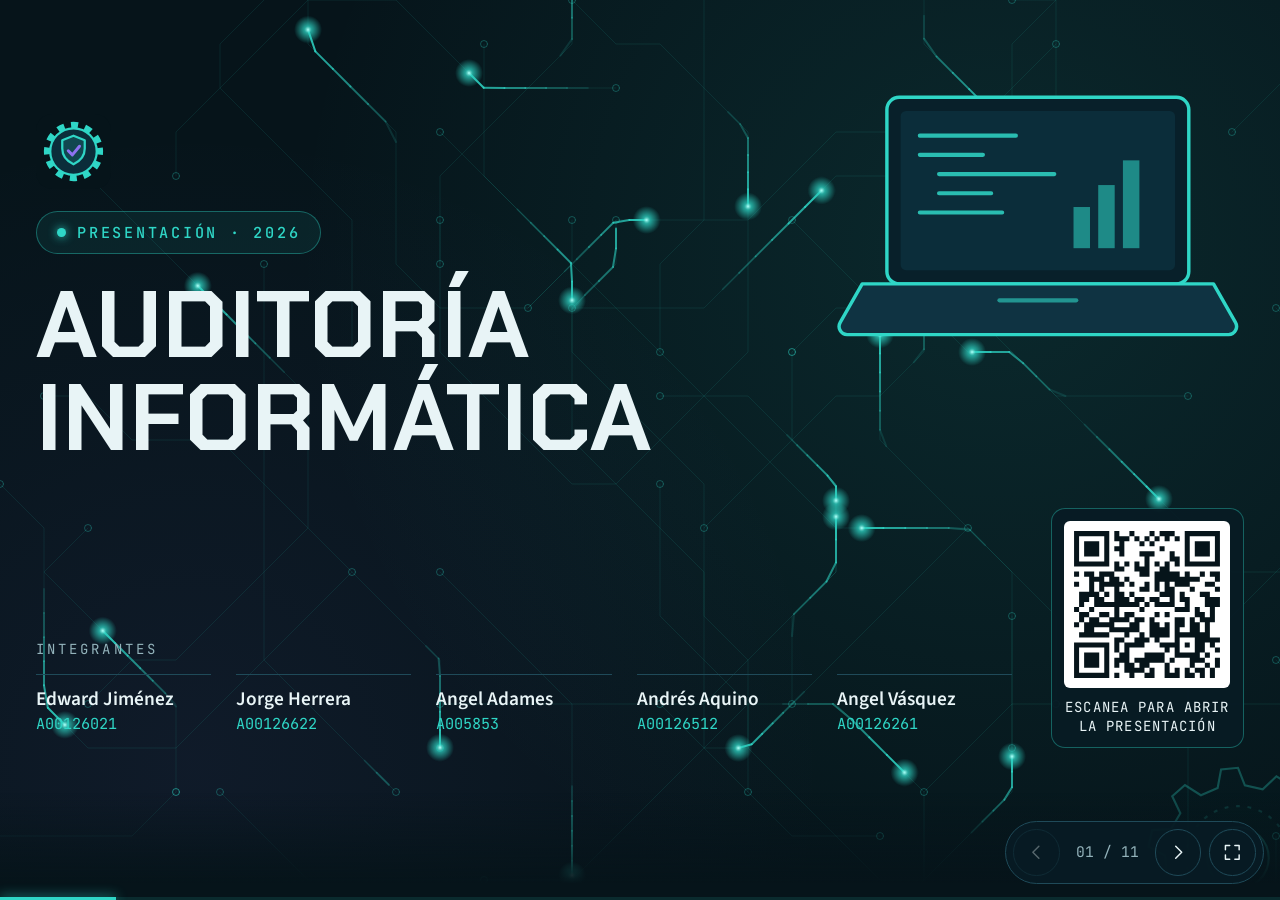
<file: index.html>
<!doctype html><html><head><meta charset=utf8><meta name=viewport content="width=device-width,initial-scale=1,viewport-fit=cover"><style>:root{color-scheme:light;box-sizing:border-box;padding-top:env(safe-area-inset-top,0px);padding-bottom:env(safe-area-inset-bottom,0px)}html{scroll-padding-top:env(safe-area-inset-top,0px)}body{margin:0;padding:0;font:14px -apple-system,BlinkMacSystemFont,sans-serif;background:#fff;color:#000}img{max-width:100%}[hidden]:not([hidden=until-found i]){display:none!important}</style></head><body>
<title>Auditoría Informática</title>
<meta name="claude:viewport-fit-sides" content="cover">
<!-- Ícono de la pestaña del navegador. Va incrustado en el propio HTML (data URI)
     para que se vea aunque la carpeta assets/ no se publique o el navegador guarde caché. -->
<link rel="icon" type="image/png" sizes="64x64" href="[data-uri]">
<link rel="apple-touch-icon" href="[data-uri]">
<link rel="preconnect" href="https://fonts.googleapis.com">
<link rel="preconnect" href="https://fonts.gstatic.com" crossorigin>
<link href="https://fonts.googleapis.com/css2?family=Chakra+Petch:wght@500;600;700&family=JetBrains+Mono:wght@500&family=Source+Sans+3:wght@400;600&display=swap" rel="stylesheet">
<link rel="stylesheet" href="css/styles.css">

<!-- Íconos e ilustraciones reutilizables (se usan con <use href="#id">) -->
<svg width="0" height="0" style="position:absolute" aria-hidden="true" focusable="false">
  <defs>
    <linearGradient id="frame-background" x1="0" y1="0" x2="1" y2="1">
      <stop offset="0" stop-color="#0f3a48"/><stop offset="1" stop-color="#07202a"/>
    </linearGradient>
    <symbol id="laptop" viewBox="0 0 300 190">
      <rect x="40" y="6" width="220" height="136" rx="9" fill="#08202a" stroke="var(--color-accent)" stroke-width="2.5"/>
      <rect x="50" y="16" width="200" height="116" rx="4" fill="#0b2d3a"/>
      <path d="M64 34h70M64 48h46M78 62h84M78 76h38M64 90h60" fill="none" stroke="var(--color-accent)" stroke-width="3" stroke-linecap="round" opacity=".85"/>
      <g fill="var(--color-accent)" opacity=".55"><rect x="176" y="86" width="12" height="30"/><rect x="194" y="70" width="12" height="46"/><rect x="212" y="52" width="12" height="64"/></g>
      <path d="M22 142h256l16 28a6 6 0 0 1-5 9H11a6 6 0 0 1-5-9z" fill="#0f3342" stroke="var(--color-accent)" stroke-width="2.5" stroke-linejoin="round"/>
      <path d="M122 154h56" stroke="var(--color-accent)" stroke-width="3" stroke-linecap="round" opacity=".6"/>
    </symbol>
    <symbol id="icon-search" viewBox="0 0 24 24"><circle cx="11" cy="11" r="6.5"/><path d="M16 16l5 5"/></symbol>
    <symbol id="icon-database" viewBox="0 0 24 24"><ellipse cx="12" cy="6" rx="7" ry="3"/><path d="M5 6v6c0 1.7 3.1 3 7 3s7-1.3 7-3V6M5 12v6c0 1.7 3.1 3 7 3s7-1.3 7-3v-6"/></symbol>
    <symbol id="icon-shield" viewBox="0 0 24 24"><path d="M12 3l7 3v5.5c0 4.4-3 7.8-7 9.5-4-1.7-7-5.1-7-9.5V6z"/><path d="M9 12l2.2 2.2L15.5 10"/></symbol>
    <symbol id="icon-bars" viewBox="0 0 24 24"><path d="M5 20v-7M12 20V5M19 20v-10"/></symbol>
    <symbol id="icon-chip" viewBox="0 0 24 24"><rect x="7" y="7" width="10" height="10" rx="1.5"/><path d="M10 3v4M14 3v4M10 17v4M14 17v4M3 10h4M3 14h4M17 10h4M17 14h4"/></symbol>
    <symbol id="icon-network" viewBox="0 0 24 24"><circle cx="12" cy="5" r="2.2"/><circle cx="5" cy="19" r="2.2"/><circle cx="19" cy="19" r="2.2"/><path d="M12 7.2v4.3M12 11.5l-6 5.5M12 11.5l6 5.5"/></symbol>
    <symbol id="icon-backup" viewBox="0 0 24 24"><ellipse cx="11" cy="5.5" rx="7" ry="2.8"/><path d="M4 5.5v7c0 1.5 3.1 2.8 7 2.8M18 5.5v4"/><path d="M15.5 19l2.5-2.5 2.5 2.5M18 16.5v5"/></symbol>
    <symbol id="icon-rules" viewBox="0 0 24 24"><rect x="5" y="3" width="14" height="18" rx="2"/><path d="M9 8h6M9 12h6M9 16h3"/></symbol>
    <symbol id="icon-question" viewBox="0 0 24 24"><circle cx="12" cy="12" r="9"/><path d="M9.5 9.5a2.5 2.5 0 0 1 5 .5c0 1.7-2.5 2-2.5 3.5M12 17v.01"/></symbol>
    <symbol id="icon-alert" viewBox="0 0 24 24"><path d="M12 3l10 18H2z"/><path d="M12 10v5M12 18v.01"/></symbol>
    <symbol id="icon-star" viewBox="0 0 24 24"><path d="M12 3l2.8 5.7 6.2.9-4.5 4.4 1 6.2L12 17.2l-5.5 3 1-6.2L3 9.6l6.2-.9z"/></symbol>
    <symbol id="icon-lock" viewBox="0 0 24 24"><rect x="5" y="11" width="14" height="10" rx="2"/><path d="M8 11V8a4 4 0 0 1 8 0v3"/></symbol>
    <symbol id="icon-report" viewBox="0 0 24 24"><path d="M6 3h9l4 4v14H6z"/><path d="M14 3v5h5M9 13h7M9 17h7"/></symbol>
    <symbol id="icon-previous" viewBox="0 0 24 24"><path d="M15 5l-7 7 7 7"/></symbol>
    <symbol id="icon-next" viewBox="0 0 24 24"><path d="M9 5l7 7-7 7"/></symbol>
    <symbol id="icon-fullscreen" viewBox="0 0 24 24"><path d="M4 9V4h5M20 9V4h-5M4 15v5h5M20 15v5h-5"/></symbol>
  </defs>
</svg>

<!-- Fondo animado de circuitos (js/background.js) -->
<canvas id="background-canvas" class="background-canvas" aria-hidden="true"></canvas>

<!-- Logo pequeño, visible en todas las diapositivas excepto la portada -->
<img id="brand-logo" class="brand-logo" src="assets/logo.svg" alt="Logo de Auditoría Informática" width="40" height="40" hidden>

<main class="deck">

  <!-- Slide 1 · Portada -->
  <section class="slide is-active" aria-label="Portada" data-gears="bottom-right">
    <div class="slide-content">
      <div class="cover-laptop" aria-hidden="true"><svg viewBox="0 0 300 190"><use href="#laptop" width="300" height="190"/></svg></div>

      <div class="cover-headline">
        <img class="cover-logo reveal" style="--reveal-order:0" src="assets/logo.svg" alt="Logo de Auditoría Informática" width="68" height="68">
        <span class="cover-kicker reveal" style="--reveal-order:1"><i class="cover-kicker-dot"></i>Presentación · 2026</span>
        <h1 class="cover-title reveal" style="--reveal-order:2">Auditoría<br>Informática</h1>
      </div>

      <div class="cover-bottom">
        <div class="team">
          <p class="team-heading reveal" style="--reveal-order:3">Integrantes</p>
          <ol class="team-list reveal" style="--reveal-order:4">
            <li class="team-member"><span class="team-member-name">Edward Jiménez</span><span class="team-member-id">A00126021</span></li>
            <li class="team-member"><span class="team-member-name">Jorge Herrera</span><span class="team-member-id">A00126622</span></li>
            <li class="team-member"><span class="team-member-name">Angel Adames</span><span class="team-member-id">A005853</span></li>
            <li class="team-member"><span class="team-member-name">Andrés Aquino</span><span class="team-member-id">A00126512</span></li>
            <li class="team-member"><span class="team-member-name">Angel Vásquez</span><span class="team-member-id">A00126261</span></li>
          </ol>
        </div>

        <!-- Código QR que abre la presentación publicada en GitHub Pages -->
        <figure class="qr-card reveal" style="--reveal-order:5">
          <img class="qr-image" src="assets/qr.svg" alt="Código QR de https://pipen20.github.io/auditoria/" width="132" height="132">
          <figcaption class="qr-caption">Escanea para abrir<br>la presentación</figcaption>
        </figure>
      </div>
    </div>
  </section>

  <!-- Slide 2 · Introducción -->
  <section class="slide" aria-label="Introducción" data-presenter-name="Edward Jiménez" data-presenter-id="A00126021" data-gears="bottom-right top-right">
    <div class="slide-content">
      <div class="two-columns is-reversed">
        <div class="photo-frame reveal" style="--reveal-order:2" aria-hidden="true"><div class="photo-disc">
          <svg viewBox="0 0 400 400">
            <rect width="400" height="400" fill="url(#frame-background)"/>
            <path d="M0 330h110l26 30h264M0 60h90l30 30h60M400 90h-80l-24-24h-60" fill="none" stroke="var(--color-accent)" stroke-width="1.5" opacity=".22"/>
            <ellipse cx="200" cy="318" rx="150" ry="22" fill="#000" opacity=".25"/>
            <use href="#laptop" x="50" y="120" width="300" height="190"/>
            <circle cx="300" cy="150" r="34" fill="rgba(47,214,198,.14)" stroke="var(--color-accent)" stroke-width="6"/>
            <path d="M324 176l30 30" stroke="var(--color-accent)" stroke-width="9" stroke-linecap="round"/>
            <path d="M286 150l10 10 18-20" fill="none" stroke="var(--color-accent)" stroke-width="5" stroke-linecap="round" stroke-linejoin="round"/>
          </svg>
        </div></div>
        <div>
          <h2 class="slide-title reveal" style="--reveal-order:0">Introducción</h2>
          <div class="card reveal" style="--reveal-order:1"><p class="body-text">La auditoría informática es un proceso de evaluación y revisión de los sistemas informáticos, los equipos, las redes, los programas y la información de una empresa. Su objetivo es comprobar que los recursos tecnológicos funcionen correctamente, sean seguros y se utilicen de manera eficiente.</p></div>
        </div>
      </div>
    </div>
  </section>

  <!-- Slide 3 · Concepto de la auditoría informática -->
  <section class="slide" aria-label="Concepto de la auditoría informática" data-presenter-name="Edward Jiménez" data-presenter-id="A00126021" data-gears="bottom-left top-right">
    <div class="slide-content">
      <div class="two-columns">
        <div>
          <h2 class="slide-title reveal" style="--reveal-order:0">Concepto de la auditoría informática</h2>
          <div class="keypoints">
            <div class="keypoint reveal" style="--reveal-order:1"><span class="icon-box"><svg class="icon"><use href="#icon-search"/></svg></span>Detectar errores y fallos</div>
            <div class="keypoint reveal" style="--reveal-order:2"><span class="icon-box"><svg class="icon"><use href="#icon-database"/></svg></span>Proteger los datos</div>
            <div class="keypoint reveal" style="--reveal-order:3"><span class="icon-box"><svg class="icon"><use href="#icon-shield"/></svg></span>Mejorar la seguridad</div>
            <div class="keypoint reveal" style="--reveal-order:4"><span class="icon-box"><svg class="icon"><use href="#icon-bars"/></svg></span>Optimizar los recursos</div>
          </div>
        </div>
        <div class="photo-frame reveal" style="--reveal-order:2" aria-hidden="true"><div class="photo-disc">
          <svg viewBox="0 0 400 400">
            <rect width="400" height="400" fill="url(#frame-background)"/>
            <rect x="50" y="64" width="300" height="272" rx="14" fill="#0b3340" stroke="var(--color-accent)" stroke-width="3"/>
            <path d="M70 110h70v36h14M70 170h56M330 130h-70v18h-14M330 196h-50v-48M70 250h74v-40h10M330 262h-62v-44h-14M130 316v-44h22M270 316v-36h-20" fill="none" stroke="var(--color-accent)" stroke-width="2" opacity=".55" stroke-linecap="round" stroke-linejoin="round"/>
            <g fill="var(--color-accent)" opacity=".7"><circle cx="70" cy="110" r="4"/><circle cx="70" cy="170" r="4"/><circle cx="330" cy="130" r="4"/><circle cx="330" cy="196" r="4"/><circle cx="70" cy="250" r="4"/><circle cx="330" cy="262" r="4"/></g>
            <g fill="#0a2a34" stroke="var(--color-violet)" stroke-width="2"><rect x="280" y="80" width="12" height="40" rx="2"/><rect x="300" y="80" width="12" height="40" rx="2"/><rect x="320" y="80" width="12" height="40" rx="2"/></g>
            <circle cx="96" cy="92" r="12" fill="#0a2a34" stroke="var(--color-violet)" stroke-width="2.5"/>
            <circle cx="190" cy="306" r="10" fill="#0a2a34" stroke="var(--color-accent)" stroke-width="2.5"/>
            <circle cx="214" cy="306" r="10" fill="#0a2a34" stroke="var(--color-accent)" stroke-width="2.5"/>
            <rect x="142" y="142" width="116" height="116" rx="5" fill="none" stroke="var(--color-accent)" stroke-width="7" stroke-dasharray="3 6.5" opacity=".75"/>
            <rect x="154" y="154" width="92" height="92" rx="7" fill="#0f4f5c" stroke="var(--color-accent)" stroke-width="3"/>
            <rect x="168" y="168" width="64" height="64" rx="4" fill="none" stroke="var(--color-accent)" stroke-width="1.5" opacity=".6"/>
            <text x="200" y="207" text-anchor="middle" font-family="JetBrains Mono, monospace" font-size="17" font-weight="500" fill="var(--color-accent)">CPU</text>
          </svg>
        </div></div>
      </div>
    </div>
  </section>

  <!-- Slide 4 · Importancia de la auditoría informática -->
  <section class="slide" aria-label="Importancia de la auditoría informática" data-presenter-name="Edward Jiménez" data-presenter-id="A00126021" data-gears="bottom-left">
    <div class="slide-content">
      <div class="two-columns">
        <div>
          <h2 class="slide-title reveal" style="--reveal-order:0">Importancia de la auditoría informática</h2>
          <div class="numbered-points">
            <div class="card numbered-point reveal" style="--reveal-order:1"><span class="point-number">01</span><p>La auditoría informática es importante porque actualmente las empresas dependen de la tecnología para realizar gran parte de sus actividades. Una falla informática o una pérdida de información puede ocasionar pérdidas económicas, retrasos en las operaciones y daños a la reputación de la organización.</p></div>
            <div class="card numbered-point reveal" style="--reveal-order:2"><span class="point-number">02</span><p>Por medio de las auditorías, las empresas pueden identificar riesgos, fortalecer sus sistemas de seguridad, reducir costos y tomar mejores decisiones sobre sus recursos tecnológicos.</p></div>
          </div>
        </div>
        <div class="floating-art reveal" style="--reveal-order:2" aria-hidden="true"><svg viewBox="0 0 300 190"><use href="#laptop" width="300" height="190"/></svg></div>
      </div>
    </div>
  </section>

  <!-- Slide 5 · Tipos de auditorías informáticas -->
  <section class="slide" aria-label="Tipos de auditorías informáticas" data-presenter-name="Jorge Herrera" data-presenter-id="A00126622" data-gears="top-right bottom-left">
    <div class="slide-content">
      <h2 class="slide-title reveal" style="--reveal-order:0">Tipos de auditorías informáticas</h2>
      <div class="topic-grid">
        <div class="topic-card reveal" style="--reveal-order:1"><span class="icon-box"><svg class="icon"><use href="#icon-shield"/></svg></span>Auditoría de Seguridad Informática</div>
        <div class="topic-card reveal" style="--reveal-order:2"><span class="icon-box"><svg class="icon"><use href="#icon-chip"/></svg></span>Auditoría de Hardware y Software</div>
        <div class="topic-card reveal" style="--reveal-order:3"><span class="icon-box"><svg class="icon"><use href="#icon-network"/></svg></span>Auditoría de Redes Informáticas</div>
        <div class="topic-card reveal" style="--reveal-order:4"><span class="icon-box"><svg class="icon"><use href="#icon-backup"/></svg></span>Auditoría de Datos y Copias de Seguridad</div>
        <div class="topic-card reveal" style="--reveal-order:5"><span class="icon-box"><svg class="icon"><use href="#icon-rules"/></svg></span>Auditoría de Normas y Procedimientos</div>
      </div>
    </div>
  </section>

  <!-- Slide 6 · Seguridad informática -->
  <section class="slide" aria-label="Seguridad informática" data-presenter-name="Angel Adames" data-presenter-id="A005853" data-gears="top-right bottom-left">
    <div class="slide-content">
      <div class="two-columns">
        <div>
          <h2 class="slide-title reveal" style="--reveal-order:0">Seguridad informática</h2>
          <div class="question-grid">
            <div class="topic-card reveal" style="--reveal-order:1"><span class="icon-box"><svg class="icon"><use href="#icon-question"/></svg></span>¿Qué es la seguridad informática?</div>
            <div class="topic-card reveal" style="--reveal-order:2"><span class="icon-box"><svg class="icon"><use href="#icon-alert"/></svg></span>Principales amenazas informáticas</div>
            <div class="topic-card reveal" style="--reveal-order:3"><span class="icon-box"><svg class="icon"><use href="#icon-star"/></svg></span>¿Cuál es su importancia?</div>
            <div class="topic-card reveal" style="--reveal-order:4"><span class="icon-box"><svg class="icon"><use href="#icon-lock"/></svg></span>¿Cómo podemos protegernos?</div>
          </div>
        </div>
        <div class="photo-frame has-violet-ring reveal" style="--reveal-order:2" aria-hidden="true"><div class="photo-disc">
          <svg viewBox="0 0 400 400">
            <rect width="400" height="400" fill="url(#frame-background)"/>
            <rect x="100" y="90" width="200" height="140" rx="10" fill="#0a2a35" stroke="var(--color-accent)" stroke-width="3"/>
            <rect x="110" y="100" width="180" height="120" rx="4" fill="#0c3744"/>
            <path d="M200 112l42 16v30c0 26-17 44-42 54-25-10-42-28-42-54v-30z" fill="rgba(47,214,198,.14)" stroke="var(--color-accent)" stroke-width="4" stroke-linejoin="round"/>
            <path d="M182 160l14 14 26-30" fill="none" stroke="var(--color-accent)" stroke-width="6" stroke-linecap="round" stroke-linejoin="round"/>
            <path d="M200 230v32M160 264h80" stroke="var(--color-accent)" stroke-width="5" stroke-linecap="round"/>
            <circle cx="72" cy="270" r="28" fill="#123e4c" stroke="var(--color-accent)" stroke-width="3"/>
            <path d="M20 410c0-54 22-82 52-82s52 28 52 82z" fill="#123e4c" stroke="var(--color-accent)" stroke-width="3"/>
            <circle cx="328" cy="270" r="28" fill="#2a2455" stroke="var(--color-violet)" stroke-width="3"/>
            <path d="M276 410c0-54 22-82 52-82s52 28 52 82z" fill="#2a2455" stroke="var(--color-violet)" stroke-width="3"/>
          </svg>
        </div></div>
      </div>
    </div>
  </section>

  <!-- Slide 7 · Procesos de una auditoría informática -->
  <section class="slide" aria-label="Procesos de una auditoría informática" data-presenter-name="Andrés Aquino" data-presenter-id="A00126512" data-gears="bottom-left top-right">
    <div class="slide-content">
      <div class="two-columns">
        <div>
          <h2 class="slide-title reveal" style="--reveal-order:0">Procesos de una auditoría informática</h2>
          <div class="card reveal" style="--reveal-order:1"><p class="body-text">El proceso de una auditoría informática consiste en una serie de pasos que permiten revisar los sistemas tecnológicos de una empresa para comprobar que funcionen correctamente, que la información esté protegida y que se cumplan las normas de seguridad establecidas.</p></div>
        </div>
        <div class="photo-frame reveal" style="--reveal-order:2" aria-hidden="true"><div class="photo-disc">
          <svg viewBox="0 0 400 400">
            <rect width="400" height="400" fill="url(#frame-background)"/>
            <rect x="36" y="70" width="230" height="150" rx="10" fill="#0a2a35" stroke="var(--color-accent)" stroke-width="2.5"/>
            <path d="M36 98h230" stroke="var(--color-accent)" stroke-width="2" opacity=".5"/>
            <g fill="var(--color-accent)"><circle cx="52" cy="84" r="4"/><circle cx="66" cy="84" r="4" opacity=".6"/><circle cx="80" cy="84" r="4" opacity=".3"/></g>
            <path d="M54 118h80M54 136h120M70 154h60M70 172h96M54 190h50" fill="none" stroke="var(--color-accent)" stroke-width="4" stroke-linecap="round" opacity=".8"/>
            <rect x="146" y="170" width="220" height="162" rx="10" fill="#0c3744" stroke="var(--color-violet)" stroke-width="2.5"/>
            <path d="M146 198h220" stroke="var(--color-violet)" stroke-width="2" opacity=".6"/>
            <path d="M166 232h180M166 262h180M166 292h180" stroke="var(--color-accent)" stroke-width="1" opacity=".2"/>
            <polyline points="166,304 204,272 240,284 284,240 322,254 350,222" fill="none" stroke="var(--color-accent)" stroke-width="4" stroke-linejoin="round" stroke-linecap="round"/>
            <g fill="var(--color-accent)"><circle cx="204" cy="272" r="5"/><circle cx="284" cy="240" r="5"/><circle cx="350" cy="222" r="6"/></g>
          </svg>
        </div></div>
      </div>
    </div>
  </section>

  <!-- Slide 8 · Etapas principales (cinco tarjetas del mismo tamaño) -->
  <section class="slide" aria-label="Etapas principales" data-presenter-name="Andrés Aquino" data-presenter-id="A00126512" data-gears="top-right bottom-left">
    <div class="slide-content">
      <h2 class="slide-title reveal" style="--reveal-order:0">Etapas principales</h2>
      <div class="stage-grid">
        <div class="stage-card reveal" style="--reveal-order:1"><div class="stage-card-top"><span class="stage-card-number">01</span><span class="icon-box"><svg class="icon"><use href="#icon-rules"/></svg></span></div><h3>Planificación</h3></div>
        <div class="stage-card reveal" style="--reveal-order:2"><div class="stage-card-top"><span class="stage-card-number">02</span><span class="icon-box"><svg class="icon"><use href="#icon-database"/></svg></span></div><h3>Recopilación de información</h3></div>
        <div class="stage-card reveal" style="--reveal-order:3"><div class="stage-card-top"><span class="stage-card-number">03</span><span class="icon-box"><svg class="icon"><use href="#icon-chip"/></svg></span></div><h3>Evaluación de sistemas</h3></div>
        <div class="stage-card reveal" style="--reveal-order:4"><div class="stage-card-top"><span class="stage-card-number">04</span><span class="icon-box"><svg class="icon"><use href="#icon-alert"/></svg></span></div><h3>Identificación de riesgos</h3></div>
        <div class="stage-card reveal" style="--reveal-order:5"><div class="stage-card-top"><span class="stage-card-number">05</span><span class="icon-box"><svg class="icon"><use href="#icon-report"/></svg></span></div><h3>Elaboración de informe</h3></div>
      </div>
    </div>
  </section>

  <!-- Slide 9 · Beneficios de una auditoría informática -->
  <section class="slide" aria-label="Beneficios de una auditoría informática" data-presenter-name="Angel Vásquez" data-presenter-id="A00126261" data-gears="bottom-right top-right">
    <div class="slide-content">
      <div class="two-columns is-reversed">
        <div class="photo-frame reveal" style="--reveal-order:2" aria-hidden="true"><div class="photo-disc">
          <svg viewBox="0 0 400 400">
            <rect width="400" height="400" fill="url(#frame-background)"/>
            <rect x="168" y="76" width="204" height="196" rx="12" fill="#0a2a35" stroke="var(--color-accent)" stroke-width="3"/>
            <path d="M270 96l36 14v26c0 22-15 38-36 46-21-8-36-24-36-46v-26z" fill="rgba(47,214,198,.14)" stroke="var(--color-accent)" stroke-width="4" stroke-linejoin="round"/>
            <path d="M254 138l12 12 22-26" fill="none" stroke="var(--color-accent)" stroke-width="5" stroke-linecap="round" stroke-linejoin="round"/>
            <g fill="var(--color-accent)"><rect x="190" y="204" width="120" height="8" rx="4" opacity=".8"/><rect x="190" y="224" width="84" height="8" rx="4" opacity=".55"/><rect x="190" y="244" width="150" height="8" rx="4" opacity=".35"/></g>
            <circle cx="88" cy="172" r="30" fill="#123e4c" stroke="var(--color-accent)" stroke-width="3"/>
            <path d="M22 410c0-62 28-104 66-104s66 42 66 104z" fill="#123e4c" stroke="var(--color-accent)" stroke-width="3"/>
            <g transform="rotate(-14 132 313)"><rect x="100" y="270" width="64" height="86" rx="8" fill="#0c3744" stroke="var(--color-violet)" stroke-width="3"/><path d="M112 292h40M112 308h40M112 324h24" stroke="var(--color-violet)" stroke-width="3" stroke-linecap="round" opacity=".8"/></g>
          </svg>
        </div></div>
        <div>
          <h2 class="slide-title reveal" style="--reveal-order:0">Beneficios de una auditoría informática</h2>
          <div class="card reveal" style="--reveal-order:1"><p class="body-text">Una auditoría informática permite revisar y evaluar los sistemas, equipos, redes y procesos tecnológicos de una organización. Su principal beneficio es mejorar la seguridad de la información, ya que ayuda a detectar vulnerabilidades, errores y posibles amenazas. También permite proteger los datos contra pérdidas o accesos no autorizados, mejorar el rendimiento de los sistemas y reducir costos al identificar recursos innecesarios.</p></div>
        </div>
      </div>
    </div>
  </section>

  <!-- Slide 10 · Resultados de una auditoría informática -->
  <section class="slide" aria-label="Resultados de una auditoría informática" data-presenter-name="Angel Vásquez" data-presenter-id="A00126261" data-gears="bottom-left top-right">
    <div class="slide-content">
      <div class="two-columns">
        <div>
          <h2 class="slide-title reveal" style="--reveal-order:0">Resultados de una auditoría informática</h2>
          <div class="card reveal" style="--reveal-order:1"><p class="body-text">Los resultados de una auditoría informática muestran el estado de los sistemas tecnológicos de una organización. Permiten identificar errores, riesgos, vulnerabilidades y problemas de seguridad, además de comprobar si los sistemas cumplen con las normas y procedimientos establecidos. También incluyen recomendaciones para corregir los problemas encontrados, mejorar el rendimiento y aumentar la seguridad y eficiencia de los recursos informáticos.</p></div>
        </div>
        <div class="photo-frame reveal" style="--reveal-order:2" aria-hidden="true"><div class="photo-disc">
          <svg viewBox="0 0 400 400">
            <rect width="400" height="400" fill="url(#frame-background)"/>
            <path d="M40 282l30-40h260l30 40v60a10 10 0 0 1-10 10H50a10 10 0 0 1-10-10z" fill="#0a2a35" stroke="var(--color-accent)" stroke-width="3" stroke-linejoin="round"/>
            <g fill="none" stroke="var(--color-accent)" stroke-width="12" stroke-linecap="round" stroke-dasharray="0 22" opacity=".55"><path d="M78 264h244"/><path d="M66 290h268"/><path d="M62 316h276"/></g>
            <rect x="130" y="332" width="140" height="9" rx="4.5" fill="var(--color-accent)" opacity=".45"/>
            <rect x="130" y="70" width="140" height="46" rx="23" fill="rgba(47,214,198,.14)" stroke="var(--color-accent)" stroke-width="3"/>
            <text x="200" y="101" text-anchor="middle" font-family="JetBrains Mono, monospace" font-size="22" font-weight="500" letter-spacing="4" fill="var(--color-accent)">AUDIT</text>
            <circle cx="90" cy="170" r="24" fill="rgba(47,214,198,.12)" stroke="var(--color-accent)" stroke-width="5"/>
            <path d="M107 188l22 22" stroke="var(--color-accent)" stroke-width="7" stroke-linecap="round"/>
            <rect x="206" y="140" width="54" height="68" rx="8" fill="#0c3744" stroke="var(--color-violet)" stroke-width="3"/>
            <path d="M216 160l5 5 9-10M216 182l5 5 9-10M238 160h14M238 182h14" fill="none" stroke="var(--color-violet)" stroke-width="3" stroke-linecap="round" stroke-linejoin="round"/>
            <g fill="none" stroke="var(--color-accent)" stroke-width="3" stroke-linecap="round" stroke-linejoin="round"><path d="M318 136v68M290 204h56M290 150h56"/><path d="M293 150l-13 28h26zM343 150l-13 28h26z"/></g>
          </svg>
        </div></div>
      </div>
    </div>
  </section>

  <!-- Slide 11 · Agradecimiento -->
  <section class="slide" aria-label="Agradecimiento" data-gears="center">
    <div class="slide-content closing">
      <h2 class="reveal" style="--reveal-order:0">Gracias por su atención</h2>
    </div>
  </section>

</main>

<!-- Expositor de la diapositiva actual (esquina inferior izquierda) -->
<div id="presenter-badge" class="presenter-badge" hidden aria-live="polite">
  <span class="presenter-label">Expone</span>
  <span><span id="presenter-name" class="presenter-name"></span><span id="presenter-id" class="presenter-id"></span></span>
</div>

<div class="bottom-fade" aria-hidden="true"></div>

<!-- Controles de navegación (esquina inferior derecha) -->
<nav class="deck-controls" aria-label="Navegación de la presentación">
  <button type="button" id="previous-button" aria-label="Diapositiva anterior"><svg class="icon"><use href="#icon-previous"/></svg></button>
  <span id="slide-counter" class="slide-counter">01 / 11</span>
  <button type="button" id="next-button" aria-label="Diapositiva siguiente"><svg class="icon"><use href="#icon-next"/></svg></button>
  <button type="button" id="fullscreen-button" class="fullscreen-button" aria-label="Pantalla completa"><svg class="icon"><use href="#icon-fullscreen"/></svg></button>
</nav>

<div class="progress-track" aria-hidden="true"><i id="progress-fill" class="progress-fill"></i></div>

<script src="js/gears.js"></script>
<script src="js/background.js"></script>
<script src="js/slides.js"></script>

</body></html>
</file>
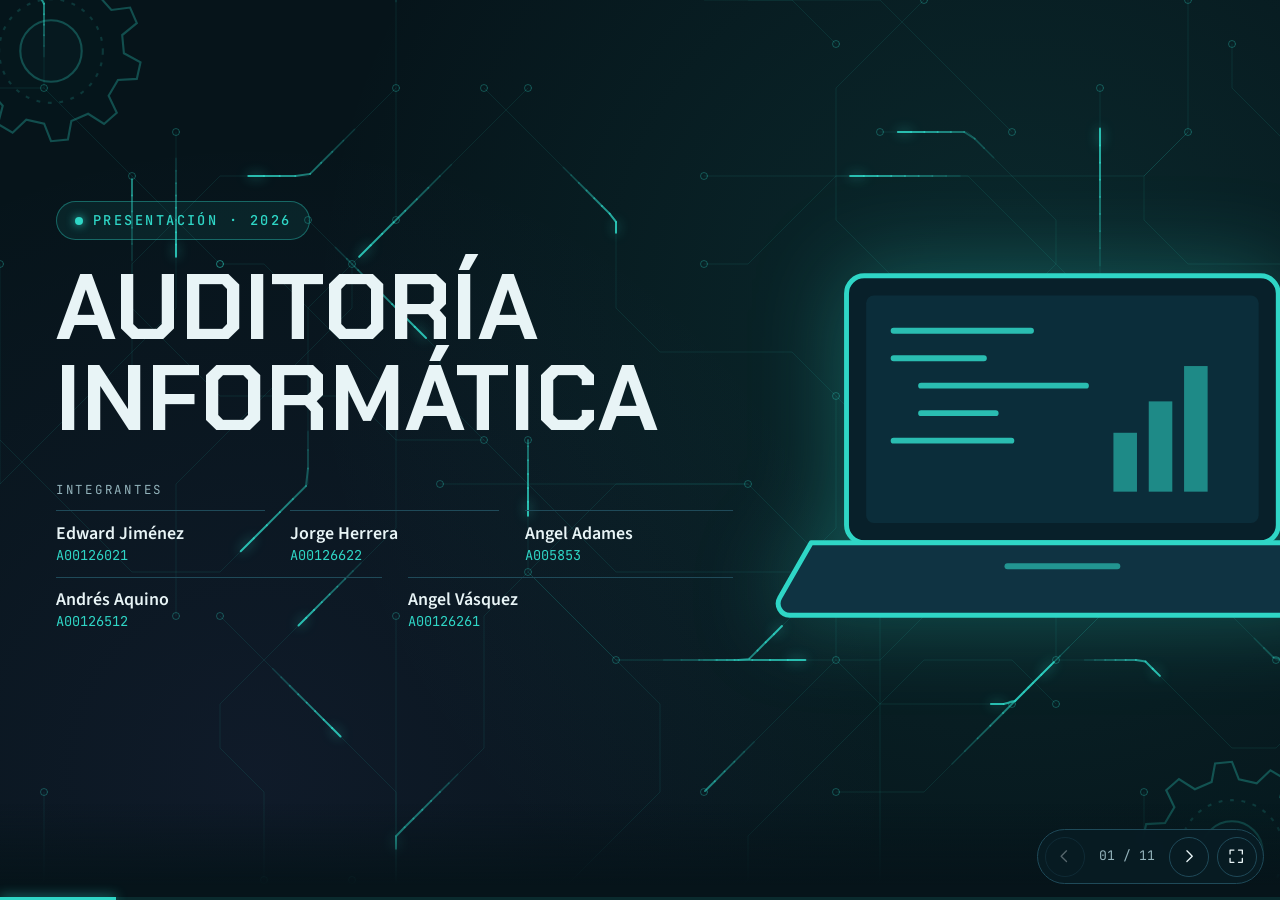
<file: Auditoría Informática.html>
<!doctype html><html><head><meta charset=utf8><meta name=viewport content="width=device-width,initial-scale=1,viewport-fit=cover"><style>:root{color-scheme:light;box-sizing:border-box;padding-top:env(safe-area-inset-top,0px);padding-bottom:env(safe-area-inset-bottom,0px)}html{scroll-padding-top:env(safe-area-inset-top,0px)}body{margin:0;padding:0;font:14px -apple-system,BlinkMacSystemFont,sans-serif;background:#fff;color:#000}img{max-width:100%}[hidden]:not([hidden=until-found i]){display:none!important}</style></head><body>
<title>Auditoría Informática</title>
<meta name="claude:viewport-fit-sides" content="cover">
<link rel="preconnect" href="https://fonts.googleapis.com">
<link rel="preconnect" href="https://fonts.gstatic.com" crossorigin>
<link href="https://fonts.googleapis.com/css2?family=Chakra+Petch:wght@500;600;700&family=JetBrains+Mono:wght@500&family=Source+Sans+3:wght@400;600&display=swap" rel="stylesheet">
<style>
/* Layout: one full-viewport slide at a time over an animated circuit canvas.
   Content slides split into text + circular illustration frame; presenter badge pinned bottom-left, navigation bottom-right.
   Deliberately single-theme (dark petrol), so every color is set explicitly. */
:root {
  --bg: #06141a;
  --surface: rgba(12, 37, 48, 0.74);
  --line: #1f4a59;
  --accent: #2fd6c6;
  --accent-dim: rgba(47, 214, 198, 0.38);
  --violet: #8d72f2;
  --fg: #e8f4f6;
  --muted: #93b3bb;
  --font-display: "Chakra Petch", "Segoe UI", sans-serif;
  --font-body: "Source Sans 3", "Segoe UI", system-ui, sans-serif;
  --font-mono: "JetBrains Mono", ui-monospace, "SFMono-Regular", Menlo, monospace;
  color-scheme: dark;
}
* { box-sizing: border-box; }
html, body { height: 100%; }
body {
  margin: 0;
  background: var(--bg);
  color: var(--fg);
  font-family: var(--font-body);
  font-size: 18px;
  line-height: 1.55;
  overflow: hidden;
}
#bg { position: fixed; inset: 0; width: 100%; height: 100%; z-index: 0; display: block; }
#deck { position: relative; z-index: 1; height: 100%; }

.slide {
  position: absolute; inset: 0; display: flex;
  overflow-x: hidden; overflow-y: auto;
  opacity: 0; visibility: hidden;
  transition: opacity .45s ease, visibility 0s linear .45s;
}
.slide.active { opacity: 1; visibility: visible; transition: opacity .45s ease; }

.inner {
  position: relative; z-index: 1;
  margin: auto; width: 100%; max-width: 1200px;
  padding-block: 3rem 6.5rem;
  padding-left: max(16px, env(safe-area-inset-left, 0px));
  padding-right: max(16px, env(safe-area-inset-right, 0px));
}

/* entrance */
.slide.active .a { animation: rise .75s cubic-bezier(.2, .7, .2, 1) both; animation-delay: calc(var(--d, 0) * 90ms); }
@keyframes rise { from { opacity: 0; transform: translateY(18px); } to { opacity: 1; transform: none; } }
@keyframes spin { to { transform: rotate(360deg); } }
@keyframes float { 0%, 100% { transform: translateY(0); } 50% { transform: translateY(-10px); } }
@keyframes pulse { 0%, 100% { opacity: 1; } 50% { opacity: .35; } }

/* type */
.title {
  font-family: var(--font-display); font-weight: 700;
  font-size: clamp(1.7rem, 4.2vw, 3.1rem); line-height: 1.08; letter-spacing: .015em;
  text-transform: uppercase; margin: 0 0 1.7rem; text-wrap: balance;
}
.title::after {
  content: ""; display: block; width: 64px; height: 3px; margin-top: .9rem;
  background: var(--accent); border-radius: 2px; box-shadow: 0 0 14px var(--accent);
}
.lead { font-size: clamp(1.05rem, 1.55vw, 1.32rem); line-height: 1.65; margin: 0; max-width: 62ch; }

.panel {
  background: var(--surface); border: 1px solid var(--line); border-radius: 14px;
  padding: clamp(1.1rem, 2.4vw, 1.9rem) clamp(1.2rem, 2.6vw, 2.2rem);
  backdrop-filter: blur(8px);
  box-shadow: 0 18px 50px rgba(0, 0, 0, .35), inset 0 1px 0 rgba(47, 214, 198, .14);
}

.split { display: grid; grid-template-columns: minmax(0, 1.15fr) minmax(0, .85fr); gap: clamp(1.5rem, 5vw, 4.5rem); align-items: center; }
.split.rev { grid-template-columns: minmax(0, .85fr) minmax(0, 1.15fr); }
.split.rev .frame, .split.rev .art { order: -1; }

/* circular frames */
.frame { position: relative; width: min(100%, 420px); aspect-ratio: 1; justify-self: center; max-width: 100%; }
.frame .disc {
  position: absolute; inset: 0; border-radius: 50%; overflow: hidden;
  border: 3px solid var(--accent);
  box-shadow: 0 0 0 8px rgba(47, 214, 198, .08), 0 0 60px rgba(47, 214, 198, .25);
}
.frame .disc svg { width: 100%; height: 100%; display: block; }
.frame::after {
  content: ""; position: absolute; inset: -18px; border-radius: 50%;
  border: 1.5px dashed var(--accent-dim); animation: spin 70s linear infinite; pointer-events: none;
}
.frame.violet::before {
  content: ""; position: absolute; inset: 0; border-radius: 50%;
  border: 3px solid var(--violet); transform: translate(16px, 12px); box-shadow: 0 0 40px rgba(141, 114, 242, .3);
}
.art svg { width: 100%; max-width: 520px; display: block; margin-inline: auto; filter: drop-shadow(0 0 34px rgba(47, 214, 198, .28)); animation: float 7s ease-in-out infinite; }

/* icons */
.ico { width: 1.45rem; height: 1.45rem; fill: none; stroke: currentColor; stroke-width: 1.7; stroke-linecap: round; stroke-linejoin: round; }
.ico-box {
  width: 2.7rem; height: 2.7rem; flex: none; border-radius: 10px; display: grid; place-items: center;
  background: rgba(47, 214, 198, .1); color: var(--accent); border: 1px solid var(--accent-dim);
}

/* cover */
.cover-main { max-width: min(58%, 720px); }
.kicker {
  display: inline-flex; align-items: center; gap: .65rem;
  font-family: var(--font-mono); font-weight: 500; font-size: .85rem; letter-spacing: .18em; text-transform: uppercase;
  color: var(--accent); border: 1px solid var(--accent-dim); border-radius: 999px; padding: .5rem 1.1rem;
  background: rgba(47, 214, 198, .08);
}
.dot { width: .5rem; height: .5rem; border-radius: 50%; background: var(--accent); box-shadow: 0 0 10px var(--accent); animation: pulse 2.4s ease-in-out infinite; }
.cover-title {
  font-family: var(--font-display); font-weight: 700; text-transform: uppercase;
  font-size: clamp(2.4rem, 7.4vw, 5.8rem); line-height: .98; letter-spacing: .01em; margin: 1.4rem 0 2.2rem;
}
.team-label { font-family: var(--font-mono); font-size: .78rem; letter-spacing: .22em; text-transform: uppercase; color: var(--muted); margin: 0 0 .7rem; }
.team { display: grid; grid-template-columns: repeat(6, minmax(0, 1fr)); gap: 0 1.6rem; list-style: none; padding: 0; margin: 0; }
.team li { grid-column: span 2; display: flex; flex-direction: column; padding: .65rem 0; border-top: 1px solid var(--line); min-width: 0; }
.team li:nth-child(n + 4) { grid-column: span 3; }
.team .nm { font-weight: 600; font-size: 1.12rem; line-height: 1.3; }
.team .mat { font-family: var(--font-mono); font-size: .85rem; color: var(--accent); }
.cover-lap { position: absolute; z-index: 0; top: 0; bottom: 0; right: -6vw; width: min(46vw, 680px); display: grid; place-items: center; pointer-events: none; }
.cover-lap svg { width: 100%; height: auto; filter: drop-shadow(0 0 44px rgba(47, 214, 198, .3)); animation: float 8s ease-in-out infinite; }

/* chips (concepto) */
.chips { display: grid; grid-template-columns: repeat(2, minmax(0, 1fr)); gap: .9rem; }
.chip {
  display: flex; align-items: center; gap: .9rem; padding: 1rem 1.15rem; border-radius: 12px;
  background: var(--surface); border: 1px solid var(--line); backdrop-filter: blur(8px);
  font-family: var(--font-display); font-weight: 600; font-size: clamp(1rem, 1.5vw, 1.2rem); line-height: 1.25;
}

/* importancia */
.points { display: grid; gap: 1rem; }
.point { display: grid; grid-template-columns: auto minmax(0, 1fr); gap: 1.1rem; align-items: start; }
.point .num { font-family: var(--font-mono); font-size: 1.5rem; line-height: 1.25; color: var(--accent); }
.point p { margin: 0; font-size: clamp(1rem, 1.4vw, 1.2rem); line-height: 1.6; }

/* tipos y preguntas */
.types { display: grid; grid-template-columns: repeat(6, minmax(0, 1fr)); gap: 1rem; margin-top: 2rem; }
.types > * { grid-column: span 2; }
.types > *:nth-child(4) { grid-column: 2 / span 2; }
.types > *:nth-child(5) { grid-column: 4 / span 2; }
.module {
  display: flex; align-items: center; gap: 1rem; padding: 1.15rem 1.25rem; border-radius: 12px;
  background: var(--surface); border: 1px solid var(--line); backdrop-filter: blur(8px);
  font-family: var(--font-display); font-weight: 600; font-size: clamp(1rem, 1.45vw, 1.2rem); line-height: 1.25;
}
.qs { display: grid; grid-template-columns: repeat(2, minmax(0, 1fr)); gap: .9rem; }
.q { align-items: center; }

/* etapas */
.steps { display: grid; grid-template-columns: repeat(4, minmax(0, 1fr)); gap: 1rem; align-items: end; margin-top: 2.4rem; }
.step {
  min-height: calc(9rem + var(--i) * 3.4rem); padding: 1.15rem 1.25rem;
  display: flex; flex-direction: column; justify-content: space-between; gap: 1rem; border-radius: 12px;
  background: linear-gradient(180deg, rgba(47, 214, 198, calc(.03 + var(--i) * .05)), var(--surface) 85%);
  border: 1px solid var(--line); backdrop-filter: blur(8px);
}
.step .top { display: flex; align-items: center; justify-content: space-between; gap: .6rem; }
.step .n { font-family: var(--font-mono); font-size: 1.15rem; color: var(--accent); }
.step h3 { margin: 0; font-family: var(--font-display); font-weight: 600; font-size: clamp(1.05rem, 1.6vw, 1.3rem); line-height: 1.2; }

/* cierre */
.thanks { min-height: 100%; display: grid; place-items: center; text-align: center; }
.thanks h2 {
  margin: 0; font-family: var(--font-display); font-weight: 700; text-transform: uppercase; text-wrap: balance;
  font-size: clamp(2.3rem, 7vw, 5.6rem); line-height: 1.05; letter-spacing: .01em;
}
.thanks h2::after { content: ""; display: block; width: 96px; height: 4px; margin: 1.6rem auto 0; background: var(--accent); border-radius: 2px; box-shadow: 0 0 18px var(--accent); }

/* engranajes decorativos */
.gear { position: absolute; z-index: 0; width: clamp(96px, 15vw, 200px); height: auto; fill: rgba(47, 214, 198, .04); stroke: var(--accent); stroke-width: 1.1; opacity: .3; pointer-events: none; animation: spin 48s linear infinite; }
.gear.rv { animation-direction: reverse; }
.gear.tr { top: -2.8rem; right: -2.8rem; }
.gear.tl { top: -2.8rem; left: -2.8rem; }
.gear.bl { bottom: -3rem; left: -3rem; }
.gear.br { bottom: -3rem; right: -3rem; }
.gear.ct { inset: 0; margin: auto; width: min(80vh, 560px); opacity: .16; }

/* presentador y navegación */
.presenter {
  position: fixed; z-index: 6;
  left: max(16px, env(safe-area-inset-left, 0px)); bottom: calc(env(safe-area-inset-bottom, 0px) + 16px);
  display: flex; align-items: center; gap: .75rem; max-width: calc(100% - 200px);
  padding: .55rem 1.1rem .55rem .6rem; border-radius: 18px;
  background: rgba(8, 28, 36, .9); border: 1px solid var(--accent-dim); backdrop-filter: blur(8px);
}
.presenter.pop { animation: rise .5s cubic-bezier(.2, .7, .2, 1) both; }
.avatar {
  width: 2.5rem; height: 2.5rem; border-radius: 50%; flex: none; display: grid; place-items: center;
  font-family: var(--font-mono); font-size: .82rem; font-weight: 500; color: var(--bg); background: var(--accent);
}
.pt { display: block; min-width: 0; }
.pl { display: block; font-family: var(--font-mono); font-size: .62rem; letter-spacing: .24em; text-transform: uppercase; color: var(--muted); line-height: 1.3; }
.pn { font-weight: 600; font-size: .98rem; line-height: 1.3; }
.pm { font-family: var(--font-mono); font-size: .76rem; color: var(--accent); white-space: nowrap; }

.nav {
  position: fixed; z-index: 6;
  right: max(16px, env(safe-area-inset-right, 0px)); bottom: calc(env(safe-area-inset-bottom, 0px) + 16px);
  display: flex; align-items: center; gap: .45rem; padding: .4rem; border-radius: 999px;
  background: rgba(8, 28, 36, .9); border: 1px solid var(--line); backdrop-filter: blur(8px);
}
.nav button {
  width: 2.5rem; height: 2.5rem; border-radius: 50%; border: 1px solid var(--line); background: transparent; color: var(--fg);
  display: grid; place-items: center; cursor: pointer; padding: 0; transition: border-color .2s, color .2s;
}
.nav button:hover:not(:disabled) { border-color: var(--accent); color: var(--accent); }
.nav button:disabled { opacity: .35; cursor: default; }
.nav button:focus-visible { outline: 2px solid var(--accent); outline-offset: 2px; }
.nav .ico { width: 1.15rem; height: 1.15rem; }
.count { font-family: var(--font-mono); font-size: .82rem; color: var(--muted); min-width: 4.4rem; text-align: center; font-variant-numeric: tabular-nums; }
.scrim { position: fixed; z-index: 5; left: 0; right: 0; bottom: 0; height: 6rem; background: linear-gradient(180deg, rgba(6, 20, 26, 0), var(--bg) 85%); pointer-events: none; }
.progress { position: fixed; z-index: 7; left: 0; right: 0; bottom: env(safe-area-inset-bottom, 0px); height: 3px; background: rgba(47, 214, 198, .12); }
.progress i { display: block; height: 100%; width: 9%; background: var(--accent); box-shadow: 0 0 12px var(--accent); transition: width .5s ease; }

/* responsive */
@media (max-width: 860px) {
  .split, .split.rev { grid-template-columns: minmax(0, 1fr); }
  .split.rev .frame, .split.rev .art { order: 0; }
  .frame { width: min(76%, 320px); margin-block: .5rem; }
  .frame.violet { margin-right: 1.5rem; }
  .cover-main { max-width: none; }
  .cover-lap { display: none; }
  .types { grid-template-columns: minmax(0, 1fr); }
  .types > *, .types > *:nth-child(4), .types > *:nth-child(5) { grid-column: auto; }
  .steps { grid-template-columns: minmax(0, 1fr); align-items: stretch; }
  .step { min-height: 0; flex-direction: row; align-items: center; background: var(--surface); }
  .step .top { flex-direction: row-reverse; justify-content: flex-end; gap: 1rem; }
  .inner { padding-block: 2.4rem 6.5rem; }
}
@media (max-width: 560px) {
  .chips, .qs { grid-template-columns: minmax(0, 1fr); }
  .team { grid-template-columns: repeat(2, minmax(0, 1fr)); }
  .team li, .team li:nth-child(n + 4) { grid-column: span 1; }
  .team li:last-child { grid-column: span 2; }
  .nav .fs { display: none; }
  .count { min-width: 3.6rem; font-size: .76rem; }
  .avatar { display: none; }
  .presenter { max-width: calc(100% - 160px); padding: .5rem .9rem; }
  .pn { font-size: .88rem; }
}
@media (prefers-reduced-motion: reduce) {
  *, *::before, *::after { animation: none !important; transition: none !important; }
}
</style>

<svg width="0" height="0" style="position:absolute" aria-hidden="true" focusable="false">
  <defs>
    <linearGradient id="frameBg" x1="0" y1="0" x2="1" y2="1">
      <stop offset="0" stop-color="#0f3a48"/><stop offset="1" stop-color="#07202a"/>
    </linearGradient>
    <symbol id="laptop" viewBox="0 0 300 190">
      <rect x="40" y="6" width="220" height="136" rx="9" fill="#08202a" stroke="var(--accent)" stroke-width="2.5"/>
      <rect x="50" y="16" width="200" height="116" rx="4" fill="#0b2d3a"/>
      <path d="M64 34h70M64 48h46M78 62h84M78 76h38M64 90h60" fill="none" stroke="var(--accent)" stroke-width="3" stroke-linecap="round" opacity=".85"/>
      <g fill="var(--accent)" opacity=".55"><rect x="176" y="86" width="12" height="30"/><rect x="194" y="70" width="12" height="46"/><rect x="212" y="52" width="12" height="64"/></g>
      <path d="M22 142h256l16 28a6 6 0 0 1-5 9H11a6 6 0 0 1-5-9z" fill="#0f3342" stroke="var(--accent)" stroke-width="2.5" stroke-linejoin="round"/>
      <path d="M122 154h56" stroke="var(--accent)" stroke-width="3" stroke-linecap="round" opacity=".6"/>
    </symbol>
    <symbol id="i-search" viewBox="0 0 24 24"><circle cx="11" cy="11" r="6.5"/><path d="M16 16l5 5"/></symbol>
    <symbol id="i-db" viewBox="0 0 24 24"><ellipse cx="12" cy="6" rx="7" ry="3"/><path d="M5 6v6c0 1.7 3.1 3 7 3s7-1.3 7-3V6M5 12v6c0 1.7 3.1 3 7 3s7-1.3 7-3v-6"/></symbol>
    <symbol id="i-shield" viewBox="0 0 24 24"><path d="M12 3l7 3v5.5c0 4.4-3 7.8-7 9.5-4-1.7-7-5.1-7-9.5V6z"/><path d="M9 12l2.2 2.2L15.5 10"/></symbol>
    <symbol id="i-bars" viewBox="0 0 24 24"><path d="M5 20v-7M12 20V5M19 20v-10"/></symbol>
    <symbol id="i-chip" viewBox="0 0 24 24"><rect x="7" y="7" width="10" height="10" rx="1.5"/><path d="M10 3v4M14 3v4M10 17v4M14 17v4M3 10h4M3 14h4M17 10h4M17 14h4"/></symbol>
    <symbol id="i-net" viewBox="0 0 24 24"><circle cx="12" cy="5" r="2.2"/><circle cx="5" cy="19" r="2.2"/><circle cx="19" cy="19" r="2.2"/><path d="M12 7.2v4.3M12 11.5l-6 5.5M12 11.5l6 5.5"/></symbol>
    <symbol id="i-backup" viewBox="0 0 24 24"><ellipse cx="11" cy="5.5" rx="7" ry="2.8"/><path d="M4 5.5v7c0 1.5 3.1 2.8 7 2.8M18 5.5v4"/><path d="M15.5 19l2.5-2.5 2.5 2.5M18 16.5v5"/></symbol>
    <symbol id="i-rules" viewBox="0 0 24 24"><rect x="5" y="3" width="14" height="18" rx="2"/><path d="M9 8h6M9 12h6M9 16h3"/></symbol>
    <symbol id="i-help" viewBox="0 0 24 24"><circle cx="12" cy="12" r="9"/><path d="M9.5 9.5a2.5 2.5 0 0 1 5 .5c0 1.7-2.5 2-2.5 3.5M12 17v.01"/></symbol>
    <symbol id="i-alert" viewBox="0 0 24 24"><path d="M12 3l10 18H2z"/><path d="M12 10v5M12 18v.01"/></symbol>
    <symbol id="i-star" viewBox="0 0 24 24"><path d="M12 3l2.8 5.7 6.2.9-4.5 4.4 1 6.2L12 17.2l-5.5 3 1-6.2L3 9.6l6.2-.9z"/></symbol>
    <symbol id="i-lock" viewBox="0 0 24 24"><rect x="5" y="11" width="14" height="10" rx="2"/><path d="M8 11V8a4 4 0 0 1 8 0v3"/></symbol>
    <symbol id="i-prev" viewBox="0 0 24 24"><path d="M15 5l-7 7 7 7"/></symbol>
    <symbol id="i-next" viewBox="0 0 24 24"><path d="M9 5l7 7-7 7"/></symbol>
    <symbol id="i-full" viewBox="0 0 24 24"><path d="M4 9V4h5M20 9V4h-5M4 15v5h5M20 15v5h-5"/></symbol>
  </defs>
</svg>

<canvas id="bg" aria-hidden="true"></canvas>

<main id="deck">

  <!-- 1 · Portada -->
  <section class="slide active cover" aria-label="Portada" data-gear="br tl rv">
    <div class="cover-lap" aria-hidden="true"><svg viewBox="0 0 300 190"><use href="#laptop" width="300" height="190"/></svg></div>
    <div class="inner">
      <div class="cover-main">
        <span class="kicker a" style="--d:0"><i class="dot"></i>Presentación · 2026</span>
        <h1 class="cover-title a" style="--d:1">Auditoría<br>Informática</h1>
        <p class="team-label a" style="--d:2">Integrantes</p>
        <ul class="team a" style="--d:3">
          <li><span class="nm">Edward Jiménez</span><span class="mat">A00126021</span></li>
          <li><span class="nm">Jorge Herrera</span><span class="mat">A00126622</span></li>
          <li><span class="nm">Angel Adames</span><span class="mat">A005853</span></li>
          <li><span class="nm">Andrés Aquino</span><span class="mat">A00126512</span></li>
          <li><span class="nm">Angel Vásquez</span><span class="mat">A00126261</span></li>
        </ul>
      </div>
    </div>
  </section>

  <!-- 2 · Introducción -->
  <section class="slide" aria-label="Introducción" data-who="Edward Jiménez" data-mat="A00126021" data-gear="br tr rv">
    <div class="inner">
      <div class="split rev">
        <div class="frame a" style="--d:2" aria-hidden="true"><div class="disc">
          <svg viewBox="0 0 400 400">
            <rect width="400" height="400" fill="url(#frameBg)"/>
            <path d="M0 330h110l26 30h264M0 60h90l30 30h60M400 90h-80l-24-24h-60" fill="none" stroke="var(--accent)" stroke-width="1.5" opacity=".22"/>
            <ellipse cx="200" cy="318" rx="150" ry="22" fill="#000" opacity=".25"/>
            <use href="#laptop" x="50" y="120" width="300" height="190"/>
            <circle cx="300" cy="150" r="34" fill="rgba(47,214,198,.14)" stroke="var(--accent)" stroke-width="6"/>
            <path d="M324 176l30 30" stroke="var(--accent)" stroke-width="9" stroke-linecap="round"/>
            <path d="M286 150l10 10 18-20" fill="none" stroke="var(--accent)" stroke-width="5" stroke-linecap="round" stroke-linejoin="round"/>
          </svg>
        </div></div>
        <div>
          <h2 class="title a" style="--d:0">Introducción</h2>
          <div class="panel a" style="--d:1"><p class="lead">La auditoría informática es un proceso de evaluación y revisión de los sistemas informáticos, los equipos, las redes, los programas y la información de una empresa. Su objetivo es comprobar que los recursos tecnológicos funcionen correctamente, sean seguros y se utilicen de manera eficiente.</p></div>
        </div>
      </div>
    </div>
  </section>

  <!-- 3 · Concepto -->
  <section class="slide" aria-label="Concepto de la auditoría informática" data-who="Edward Jiménez" data-mat="A00126021" data-gear="bl tr rv">
    <div class="inner">
      <div class="split">
        <div>
          <h2 class="title a" style="--d:0">Concepto de la auditoría informática</h2>
          <div class="chips">
            <div class="chip a" style="--d:1"><span class="ico-box"><svg class="ico"><use href="#i-search"/></svg></span>Detectar errores y fallos</div>
            <div class="chip a" style="--d:2"><span class="ico-box"><svg class="ico"><use href="#i-db"/></svg></span>Proteger los datos</div>
            <div class="chip a" style="--d:3"><span class="ico-box"><svg class="ico"><use href="#i-shield"/></svg></span>Mejorar la seguridad</div>
            <div class="chip a" style="--d:4"><span class="ico-box"><svg class="ico"><use href="#i-bars"/></svg></span>Optimizar los recursos</div>
          </div>
        </div>
        <div class="frame a" style="--d:2" aria-hidden="true"><div class="disc">
          <svg viewBox="0 0 400 400">
            <rect width="400" height="400" fill="url(#frameBg)"/>
            <rect x="50" y="64" width="300" height="272" rx="14" fill="#0b3340" stroke="var(--accent)" stroke-width="3"/>
            <path d="M70 110h70v36h14M70 170h56M330 130h-70v18h-14M330 196h-50v-48M70 250h74v-40h10M330 262h-62v-44h-14M130 316v-44h22M270 316v-36h-20" fill="none" stroke="var(--accent)" stroke-width="2" opacity=".55" stroke-linecap="round" stroke-linejoin="round"/>
            <g fill="var(--accent)" opacity=".7"><circle cx="70" cy="110" r="4"/><circle cx="70" cy="170" r="4"/><circle cx="330" cy="130" r="4"/><circle cx="330" cy="196" r="4"/><circle cx="70" cy="250" r="4"/><circle cx="330" cy="262" r="4"/></g>
            <g fill="#0a2a34" stroke="var(--violet)" stroke-width="2"><rect x="280" y="80" width="12" height="40" rx="2"/><rect x="300" y="80" width="12" height="40" rx="2"/><rect x="320" y="80" width="12" height="40" rx="2"/></g>
            <circle cx="96" cy="92" r="12" fill="#0a2a34" stroke="var(--violet)" stroke-width="2.5"/>
            <circle cx="190" cy="306" r="10" fill="#0a2a34" stroke="var(--accent)" stroke-width="2.5"/>
            <circle cx="214" cy="306" r="10" fill="#0a2a34" stroke="var(--accent)" stroke-width="2.5"/>
            <rect x="142" y="142" width="116" height="116" rx="5" fill="none" stroke="var(--accent)" stroke-width="7" stroke-dasharray="3 6.5" opacity=".75"/>
            <rect x="154" y="154" width="92" height="92" rx="7" fill="#0f4f5c" stroke="var(--accent)" stroke-width="3"/>
            <rect x="168" y="168" width="64" height="64" rx="4" fill="none" stroke="var(--accent)" stroke-width="1.5" opacity=".6"/>
            <text x="200" y="207" text-anchor="middle" font-family="JetBrains Mono, monospace" font-size="17" font-weight="500" fill="var(--accent)">CPU</text>
          </svg>
        </div></div>
      </div>
    </div>
  </section>

  <!-- 4 · Importancia -->
  <section class="slide" aria-label="Importancia de la auditoría informática" data-who="Edward Jiménez" data-mat="A00126021" data-gear="bl rv">
    <div class="inner">
      <div class="split">
        <div>
          <h2 class="title a" style="--d:0">Importancia de la auditoría informática</h2>
          <div class="points">
            <div class="panel point a" style="--d:1"><span class="num">01</span><p>La auditoría informática es importante porque actualmente las empresas dependen de la tecnología para realizar gran parte de sus actividades. Una falla informática o una pérdida de información puede ocasionar pérdidas económicas, retrasos en las operaciones y daños a la reputación de la organización.</p></div>
            <div class="panel point a" style="--d:2"><span class="num">02</span><p>Por medio de las auditorías, las empresas pueden identificar riesgos, fortalecer sus sistemas de seguridad, reducir costos y tomar mejores decisiones sobre sus recursos tecnológicos.</p></div>
          </div>
        </div>
        <div class="art a" style="--d:2" aria-hidden="true"><svg viewBox="0 0 300 190"><use href="#laptop" width="300" height="190"/></svg></div>
      </div>
    </div>
  </section>

  <!-- 5 · Tipos -->
  <section class="slide" aria-label="Tipos de auditorías informáticas" data-who="Jorge Herrera" data-mat="A00126622" data-gear="tr bl rv">
    <div class="inner">
      <h2 class="title a" style="--d:0">Tipos de auditorías informáticas</h2>
      <div class="types">
        <div class="module a" style="--d:1"><span class="ico-box"><svg class="ico"><use href="#i-shield"/></svg></span>Auditoría de Seguridad Informática</div>
        <div class="module a" style="--d:2"><span class="ico-box"><svg class="ico"><use href="#i-chip"/></svg></span>Auditoría de Hardware y Software</div>
        <div class="module a" style="--d:3"><span class="ico-box"><svg class="ico"><use href="#i-net"/></svg></span>Auditoría de Redes Informáticas</div>
        <div class="module a" style="--d:4"><span class="ico-box"><svg class="ico"><use href="#i-backup"/></svg></span>Auditoría de Datos y Copias de Seguridad</div>
        <div class="module a" style="--d:5"><span class="ico-box"><svg class="ico"><use href="#i-rules"/></svg></span>Auditoría de Normas y Procedimientos</div>
      </div>
    </div>
  </section>

  <!-- 6 · Seguridad -->
  <section class="slide" aria-label="Seguridad informática" data-who="Angel Adames" data-mat="A005853" data-gear="tr bl rv">
    <div class="inner">
      <div class="split">
        <div>
          <h2 class="title a" style="--d:0">Seguridad informática</h2>
          <div class="qs">
            <div class="module q a" style="--d:1"><span class="ico-box"><svg class="ico"><use href="#i-help"/></svg></span>¿Qué es la seguridad informática?</div>
            <div class="module q a" style="--d:2"><span class="ico-box"><svg class="ico"><use href="#i-alert"/></svg></span>Principales amenazas informáticas</div>
            <div class="module q a" style="--d:3"><span class="ico-box"><svg class="ico"><use href="#i-star"/></svg></span>¿Cuál es su importancia?</div>
            <div class="module q a" style="--d:4"><span class="ico-box"><svg class="ico"><use href="#i-lock"/></svg></span>¿Cómo podemos protegernos?</div>
          </div>
        </div>
        <div class="frame violet a" style="--d:2" aria-hidden="true"><div class="disc">
          <svg viewBox="0 0 400 400">
            <rect width="400" height="400" fill="url(#frameBg)"/>
            <rect x="100" y="90" width="200" height="140" rx="10" fill="#0a2a35" stroke="var(--accent)" stroke-width="3"/>
            <rect x="110" y="100" width="180" height="120" rx="4" fill="#0c3744"/>
            <path d="M200 112l42 16v30c0 26-17 44-42 54-25-10-42-28-42-54v-30z" fill="rgba(47,214,198,.14)" stroke="var(--accent)" stroke-width="4" stroke-linejoin="round"/>
            <path d="M182 160l14 14 26-30" fill="none" stroke="var(--accent)" stroke-width="6" stroke-linecap="round" stroke-linejoin="round"/>
            <path d="M200 230v32M160 264h80" stroke="var(--accent)" stroke-width="5" stroke-linecap="round"/>
            <circle cx="72" cy="270" r="28" fill="#123e4c" stroke="var(--accent)" stroke-width="3"/>
            <path d="M20 410c0-54 22-82 52-82s52 28 52 82z" fill="#123e4c" stroke="var(--accent)" stroke-width="3"/>
            <circle cx="328" cy="270" r="28" fill="#2a2455" stroke="var(--violet)" stroke-width="3"/>
            <path d="M276 410c0-54 22-82 52-82s52 28 52 82z" fill="#2a2455" stroke="var(--violet)" stroke-width="3"/>
          </svg>
        </div></div>
      </div>
    </div>
  </section>

  <!-- 7 · Procesos -->
  <section class="slide" aria-label="Procesos de una auditoría informática" data-who="Andrés Aquino" data-mat="A00126512" data-gear="bl tr rv">
    <div class="inner">
      <div class="split">
        <div>
          <h2 class="title a" style="--d:0">Procesos de una auditoría informática</h2>
          <div class="panel a" style="--d:1"><p class="lead">El proceso de una auditoría informática consiste en una serie de pasos que permiten revisar los sistemas tecnológicos de una empresa para comprobar que funcionen correctamente, que la información esté protegida y que se cumplan las normas de seguridad establecidas.</p></div>
        </div>
        <div class="frame a" style="--d:2" aria-hidden="true"><div class="disc">
          <svg viewBox="0 0 400 400">
            <rect width="400" height="400" fill="url(#frameBg)"/>
            <rect x="36" y="70" width="230" height="150" rx="10" fill="#0a2a35" stroke="var(--accent)" stroke-width="2.5"/>
            <path d="M36 98h230" stroke="var(--accent)" stroke-width="2" opacity=".5"/>
            <g fill="var(--accent)"><circle cx="52" cy="84" r="4"/><circle cx="66" cy="84" r="4" opacity=".6"/><circle cx="80" cy="84" r="4" opacity=".3"/></g>
            <path d="M54 118h80M54 136h120M70 154h60M70 172h96M54 190h50" fill="none" stroke="var(--accent)" stroke-width="4" stroke-linecap="round" opacity=".8"/>
            <rect x="146" y="170" width="220" height="162" rx="10" fill="#0c3744" stroke="var(--violet)" stroke-width="2.5"/>
            <path d="M146 198h220" stroke="var(--violet)" stroke-width="2" opacity=".6"/>
            <path d="M166 232h180M166 262h180M166 292h180" stroke="var(--accent)" stroke-width="1" opacity=".2"/>
            <polyline points="166,304 204,272 240,284 284,240 322,254 350,222" fill="none" stroke="var(--accent)" stroke-width="4" stroke-linejoin="round" stroke-linecap="round"/>
            <g fill="var(--accent)"><circle cx="204" cy="272" r="5"/><circle cx="284" cy="240" r="5"/><circle cx="350" cy="222" r="6"/></g>
          </svg>
        </div></div>
      </div>
    </div>
  </section>

  <!-- 8 · Etapas -->
  <section class="slide" aria-label="Etapas principales" data-who="Andrés Aquino" data-mat="A00126512" data-gear="tr bl rv">
    <div class="inner">
      <h2 class="title a" style="--d:0">Etapas principales</h2>
      <div class="steps">
        <div class="step a" style="--i:0;--d:1"><div class="top"><span class="n">01</span><span class="ico-box"><svg class="ico"><use href="#i-rules"/></svg></span></div><h3>Planificación</h3></div>
        <div class="step a" style="--i:1;--d:2"><div class="top"><span class="n">02</span><span class="ico-box"><svg class="ico"><use href="#i-db"/></svg></span></div><h3>Recopilación de información</h3></div>
        <div class="step a" style="--i:2;--d:3"><div class="top"><span class="n">03</span><span class="ico-box"><svg class="ico"><use href="#i-chip"/></svg></span></div><h3>Evaluación de sistemas</h3></div>
        <div class="step a" style="--i:3;--d:4"><div class="top"><span class="n">04</span><span class="ico-box"><svg class="ico"><use href="#i-alert"/></svg></span></div><h3>Identificación de riesgos</h3></div>
      </div>
    </div>
  </section>

  <!-- 9 · Beneficios -->
  <section class="slide" aria-label="Beneficios de una auditoría informática" data-who="Angel Vásquez" data-mat="A00126261" data-gear="br tr rv">
    <div class="inner">
      <div class="split rev">
        <div class="frame a" style="--d:2" aria-hidden="true"><div class="disc">
          <svg viewBox="0 0 400 400">
            <rect width="400" height="400" fill="url(#frameBg)"/>
            <rect x="168" y="76" width="204" height="196" rx="12" fill="#0a2a35" stroke="var(--accent)" stroke-width="3"/>
            <path d="M270 96l36 14v26c0 22-15 38-36 46-21-8-36-24-36-46v-26z" fill="rgba(47,214,198,.14)" stroke="var(--accent)" stroke-width="4" stroke-linejoin="round"/>
            <path d="M254 138l12 12 22-26" fill="none" stroke="var(--accent)" stroke-width="5" stroke-linecap="round" stroke-linejoin="round"/>
            <g fill="var(--accent)"><rect x="190" y="204" width="120" height="8" rx="4" opacity=".8"/><rect x="190" y="224" width="84" height="8" rx="4" opacity=".55"/><rect x="190" y="244" width="150" height="8" rx="4" opacity=".35"/></g>
            <circle cx="88" cy="172" r="30" fill="#123e4c" stroke="var(--accent)" stroke-width="3"/>
            <path d="M22 410c0-62 28-104 66-104s66 42 66 104z" fill="#123e4c" stroke="var(--accent)" stroke-width="3"/>
            <g transform="rotate(-14 132 313)"><rect x="100" y="270" width="64" height="86" rx="8" fill="#0c3744" stroke="var(--violet)" stroke-width="3"/><path d="M112 292h40M112 308h40M112 324h24" stroke="var(--violet)" stroke-width="3" stroke-linecap="round" opacity=".8"/></g>
          </svg>
        </div></div>
        <div>
          <h2 class="title a" style="--d:0">Beneficios de una auditoría informática</h2>
          <div class="panel a" style="--d:1"><p class="lead">Una auditoría informática permite revisar y evaluar los sistemas, equipos, redes y procesos tecnológicos de una organización. Su principal beneficio es mejorar la seguridad de la información, ya que ayuda a detectar vulnerabilidades, errores y posibles amenazas. También permite proteger los datos contra pérdidas o accesos no autorizados, mejorar el rendimiento de los sistemas y reducir costos al identificar recursos innecesarios.</p></div>
        </div>
      </div>
    </div>
  </section>

  <!-- 10 · Resultados -->
  <section class="slide" aria-label="Resultados de una auditoría informática" data-who="Angel Vásquez" data-mat="A00126261" data-gear="bl tr rv">
    <div class="inner">
      <div class="split">
        <div>
          <h2 class="title a" style="--d:0">Resultados de una auditoría informática</h2>
          <div class="panel a" style="--d:1"><p class="lead">Los resultados de una auditoría informática muestran el estado de los sistemas tecnológicos de una organización. Permiten identificar errores, riesgos, vulnerabilidades y problemas de seguridad, además de comprobar si los sistemas cumplen con las normas y procedimientos establecidos. También incluyen recomendaciones para corregir los problemas encontrados, mejorar el rendimiento y aumentar la seguridad y eficiencia de los recursos informáticos.</p></div>
        </div>
        <div class="frame a" style="--d:2" aria-hidden="true"><div class="disc">
          <svg viewBox="0 0 400 400">
            <rect width="400" height="400" fill="url(#frameBg)"/>
            <path d="M40 282l30-40h260l30 40v60a10 10 0 0 1-10 10H50a10 10 0 0 1-10-10z" fill="#0a2a35" stroke="var(--accent)" stroke-width="3" stroke-linejoin="round"/>
            <g fill="none" stroke="var(--accent)" stroke-width="12" stroke-linecap="round" stroke-dasharray="0 22" opacity=".55"><path d="M78 264h244"/><path d="M66 290h268"/><path d="M62 316h276"/></g>
            <rect x="130" y="332" width="140" height="9" rx="4.5" fill="var(--accent)" opacity=".45"/>
            <rect x="130" y="70" width="140" height="46" rx="23" fill="rgba(47,214,198,.14)" stroke="var(--accent)" stroke-width="3"/>
            <text x="200" y="101" text-anchor="middle" font-family="JetBrains Mono, monospace" font-size="22" font-weight="500" letter-spacing="4" fill="var(--accent)">AUDIT</text>
            <circle cx="90" cy="170" r="24" fill="rgba(47,214,198,.12)" stroke="var(--accent)" stroke-width="5"/>
            <path d="M107 188l22 22" stroke="var(--accent)" stroke-width="7" stroke-linecap="round"/>
            <rect x="206" y="140" width="54" height="68" rx="8" fill="#0c3744" stroke="var(--violet)" stroke-width="3"/>
            <path d="M216 160l5 5 9-10M216 182l5 5 9-10M238 160h14M238 182h14" fill="none" stroke="var(--violet)" stroke-width="3" stroke-linecap="round" stroke-linejoin="round"/>
            <g fill="none" stroke="var(--accent)" stroke-width="3" stroke-linecap="round" stroke-linejoin="round"><path d="M318 136v68M290 204h56M290 150h56"/><path d="M293 150l-13 28h26zM343 150l-13 28h26z"/></g>
          </svg>
        </div></div>
      </div>
    </div>
  </section>

  <!-- 11 · Gracias -->
  <section class="slide" aria-label="Agradecimiento" data-gear="ct">
    <div class="inner thanks">
      <h2 class="a" style="--d:0">Gracias por su atención</h2>
    </div>
  </section>

</main>

<div class="presenter" id="presenter" hidden aria-live="polite">
  <span class="avatar" id="pAv"></span>
  <span class="pt"><span class="pl">Expone</span><span class="pn" id="pName"></span> <span class="pm" id="pMat"></span></span>
</div>
<div class="scrim" aria-hidden="true"></div>
<nav class="nav" aria-label="Navegación de la presentación">
  <button type="button" id="prev" aria-label="Diapositiva anterior"><svg class="ico"><use href="#i-prev"/></svg></button>
  <span class="count" id="count">01 / 11</span>
  <button type="button" id="next" aria-label="Diapositiva siguiente"><svg class="ico"><use href="#i-next"/></svg></button>
  <button type="button" id="full" class="fs" aria-label="Pantalla completa"><svg class="ico"><use href="#i-full"/></svg></button>
</nav>
<div class="progress" aria-hidden="true"><i id="bar"></i></div>

<script>
(function () {
  /* ---------- engranajes decorativos ---------- */
  function gearPath() {
    var n = 10, ro = 47, ri = 38, s = 2 * Math.PI / n, c = 50, d = '';
    function P(r, a) { return (c + r * Math.cos(a)).toFixed(2) + ' ' + (c + r * Math.sin(a)).toFixed(2); }
    for (var i = 0; i < n; i++) {
      var a = i * s;
      var q = [[ri, a + .05 * s], [ro, a + .2 * s], [ro, a + .5 * s], [ri, a + .65 * s]];
      for (var j = 0; j < 4; j++) d += (i === 0 && j === 0 ? 'M' : 'L') + P(q[j][0], q[j][1]) + ' ';
    }
    return d + 'Z';
  }
  var GP = gearPath();
  var NS = 'http://www.w3.org/2000/svg';
  var slides = Array.prototype.slice.call(document.querySelectorAll('.slide'));
  slides.forEach(function (sl) {
    (sl.getAttribute('data-gear') || '').split(' ').filter(Boolean).forEach(function (pos) {
      if (pos === 'rv') return;
      var svg = document.createElementNS(NS, 'svg');
      svg.setAttribute('viewBox', '0 0 100 100');
      svg.setAttribute('aria-hidden', 'true');
      svg.setAttribute('class', 'gear ' + pos + (pos === 'bl' || pos === 'tl' ? ' rv' : ''));
      svg.innerHTML = '<path d="' + GP + '"/><circle cx="50" cy="50" r="16"/><circle cx="50" cy="50" r="27" stroke-dasharray="2 4" opacity=".6"/>';
      sl.appendChild(svg);
    });
  });

  /* ---------- fondo animado: circuitos con pulsos ---------- */
  var cv = document.getElementById('bg');
  var cx = cv.getContext('2d');
  var reduce = window.matchMedia && window.matchMedia('(prefers-reduced-motion: reduce)').matches;
  var W = 0, H = 0, paths = [], last = 0, CELL = 44;
  function rnd(a, b) { return a + Math.random() * (b - a); }
  function ri(a, b) { return Math.floor(rnd(a, b + 1)); }
  function build() {
    var dpr = Math.min(window.devicePixelRatio || 1, 2);
    W = window.innerWidth; H = window.innerHeight;
    cv.width = Math.round(W * dpr); cv.height = Math.round(H * dpr);
    cx.setTransform(dpr, 0, 0, dpr, 0, 0);
    paths = [];
    var count = Math.min(46, Math.round(W * H / 42000) + 12);
    for (var i = 0; i < count; i++) {
      var x = Math.round(rnd(0, W) / CELL) * CELL, y = Math.round(rnd(0, H) / CELL) * CELL;
      var ang = ri(0, 7), pts = [[x, y]], steps = ri(4, 9);
      for (var s = 0; s < steps; s++) {
        var len = CELL * ri(1, 3);
        x += Math.round(Math.cos(ang * Math.PI / 4)) * len;
        y += Math.round(Math.sin(ang * Math.PI / 4)) * len;
        pts.push([x, y]);
        ang += Math.random() < .25 ? 0 : (Math.random() < .5 ? -1 : 1);
      }
      var cum = [0], tot = 0;
      for (var k = 1; k < pts.length; k++) {
        tot += Math.hypot(pts[k][0] - pts[k - 1][0], pts[k][1] - pts[k - 1][1]);
        cum.push(tot);
      }
      paths.push({ pts: pts, cum: cum, len: tot, t: rnd(0, tot), speed: rnd(45, 115), tail: rnd(80, 150) });
    }
  }
  function at(p, s) {
    s = Math.max(0, Math.min(p.len, s));
    for (var i = 1; i < p.cum.length; i++) {
      if (s <= p.cum[i]) {
        var f = (s - p.cum[i - 1]) / ((p.cum[i] - p.cum[i - 1]) || 1);
        return [p.pts[i - 1][0] + (p.pts[i][0] - p.pts[i - 1][0]) * f, p.pts[i - 1][1] + (p.pts[i][1] - p.pts[i - 1][1]) * f];
      }
    }
    return p.pts[p.pts.length - 1];
  }
  function orb(x, y, r, rgb, a) {
    var g = cx.createRadialGradient(x, y, 0, x, y, r);
    g.addColorStop(0, 'rgba(' + rgb + ',' + a + ')');
    g.addColorStop(1, 'rgba(' + rgb + ',0)');
    cx.fillStyle = g; cx.fillRect(0, 0, W, H);
  }
  function draw(t) {
    var dt = Math.min(.05, (t - last) / 1000 || 0); last = t;
    cx.fillStyle = '#06141a'; cx.fillRect(0, 0, W, H);
    var m = Math.max(W, H);
    orb(W * (.78 + .06 * Math.sin(t / 9000)), H * (.28 + .08 * Math.cos(t / 11000)), m * .55, '47,214,198', .11);
    orb(W * (.15 + .05 * Math.cos(t / 13000)), H * (.85 + .05 * Math.sin(t / 10000)), m * .5, '141,114,242', .07);
    cx.lineJoin = 'round'; cx.lineCap = 'round'; cx.lineWidth = 1;
    var i, j, p, q;
    for (i = 0; i < paths.length; i++) {
      p = paths[i];
      cx.strokeStyle = 'rgba(47,214,198,.10)';
      cx.beginPath();
      for (j = 0; j < p.pts.length; j++) { q = p.pts[j]; if (j) cx.lineTo(q[0], q[1]); else cx.moveTo(q[0], q[1]); }
      cx.stroke();
      cx.strokeStyle = 'rgba(47,214,198,.30)';
      cx.beginPath();
      var a = p.pts[0], b = p.pts[p.pts.length - 1];
      cx.moveTo(a[0] + 3.5, a[1]); cx.arc(a[0], a[1], 3.5, 0, 6.2832);
      cx.moveTo(b[0] + 3.5, b[1]); cx.arc(b[0], b[1], 3.5, 0, 6.2832);
      cx.stroke();
    }
    if (reduce) return;
    cx.lineWidth = 2;
    for (i = 0; i < paths.length; i++) {
      p = paths[i];
      p.t += p.speed * dt;
      if (p.t - p.tail > p.len) { p.t = 0; p.speed = rnd(45, 115); }
      for (j = 0; j < 8; j++) {
        var s0 = p.t - p.tail * j / 8, s1 = p.t - p.tail * (j + 1) / 8;
        if (s0 < 0 || s0 > p.len + 1) continue;
        var u = at(p, s0), v = at(p, s1);
        cx.strokeStyle = 'rgba(47,214,198,' + ((1 - j / 8) * .85).toFixed(2) + ')';
        cx.shadowColor = 'rgba(47,214,198,.9)';
        cx.shadowBlur = j === 0 ? 12 : 0;
        cx.beginPath(); cx.moveTo(u[0], u[1]); cx.lineTo(v[0], v[1]); cx.stroke();
      }
      cx.shadowBlur = 0;
    }
  }
  function loop(t) { draw(t); requestAnimationFrame(loop); }
  build();
  if (reduce) { draw(0); } else { requestAnimationFrame(loop); }
  var rt;
  window.addEventListener('resize', function () {
    clearTimeout(rt);
    rt = setTimeout(function () { build(); if (reduce) draw(0); }, 150);
  });

  /* ---------- navegación ---------- */
  var cur = 0, lastIdx = slides.length - 1;
  var badge = document.getElementById('presenter');
  var pAv = document.getElementById('pAv'), pName = document.getElementById('pName'), pMat = document.getElementById('pMat');
  var count = document.getElementById('count'), bar = document.getElementById('bar');
  var prev = document.getElementById('prev'), next = document.getElementById('next'), full = document.getElementById('full');
  function pad(n) { return (n < 10 ? '0' : '') + n; }
  function show(n) {
    n = Math.max(0, Math.min(lastIdx, n));
    cur = n;
    slides.forEach(function (s, i) {
      s.classList.toggle('active', i === n);
      s.setAttribute('aria-hidden', i === n ? 'false' : 'true');
    });
    var s = slides[n], who = s.getAttribute('data-who');
    if (who) {
      pName.textContent = who;
      pMat.textContent = s.getAttribute('data-mat');
      pAv.textContent = who.split(' ').slice(0, 2).map(function (w) { return w.charAt(0); }).join('');
      badge.hidden = false;
      badge.classList.remove('pop'); void badge.offsetWidth; badge.classList.add('pop');
    } else {
      badge.hidden = true;
    }
    count.textContent = pad(n + 1) + ' / ' + pad(slides.length);
    bar.style.width = ((n + 1) / slides.length * 100) + '%';
    prev.disabled = n === 0; next.disabled = n === lastIdx;
    s.scrollTop = 0;
  }
  prev.addEventListener('click', function () { show(cur - 1); });
  next.addEventListener('click', function () { show(cur + 1); });
  full.addEventListener('click', function () {
    try {
      if (document.fullscreenElement) { document.exitFullscreen(); }
      else { var p = document.documentElement.requestFullscreen(); if (p && p.catch) p.catch(function () {}); }
    } catch (e) {}
  });
  document.addEventListener('keydown', function (e) {
    if (e.metaKey || e.ctrlKey || e.altKey) return;
    var k = e.key;
    if (k === 'ArrowRight' || k === 'PageDown' || k === ' ') { e.preventDefault(); show(cur + 1); }
    else if (k === 'ArrowLeft' || k === 'PageUp') { e.preventDefault(); show(cur - 1); }
    else if (k === 'Home') { show(0); }
    else if (k === 'End') { show(lastIdx); }
  });
  var tx = 0, ty = 0;
  document.addEventListener('touchstart', function (e) { tx = e.touches[0].clientX; ty = e.touches[0].clientY; }, { passive: true });
  document.addEventListener('touchend', function (e) {
    var dx = e.changedTouches[0].clientX - tx, dy = e.changedTouches[0].clientY - ty;
    if (Math.abs(dx) > 60 && Math.abs(dx) > Math.abs(dy) * 1.5) show(cur + (dx < 0 ? 1 : -1));
  }, { passive: true });
  show(0);
})();
</script>

</body></html>
</file>
<file: css/styles.css>
/* ==========================================================================
   Auditoría Informática — hoja de estilos
   Contenido:
     1. Variables de diseño (colores, tipografías)
     2. Base y fondo animado
     3. Estructura de las diapositivas y animaciones
     4. Componentes reutilizables (títulos, tarjetas, marcos circulares, iconos)
     5. Diapositivas específicas (portada, etapas, cierre)
     6. Engranajes decorativos
     7. Navegación, insignia del expositor y logo
     8. Adaptación a pantallas (escritorio, tablet, móvil)
   El diseño usa un solo tema oscuro a propósito, por eso todos los colores
   se definen explícitamente.
   ========================================================================== */

/* 1. VARIABLES DE DISEÑO ------------------------------------------------- */
:root {
  --color-background: #06141a;
  --color-surface: rgba(12, 37, 48, 0.88);
  --color-border: #1f4a59;
  --color-accent: #2fd6c6;
  --color-accent-soft: rgba(47, 214, 198, 0.38);
  --color-violet: #8d72f2;
  --color-text: #e8f4f6;
  --color-text-muted: #93b3bb;
  --color-overlay: rgba(8, 28, 36, 0.92);

  --font-display: "Chakra Petch", "Segoe UI", sans-serif;
  --font-body: "Source Sans 3", "Segoe UI", system-ui, sans-serif;
  --font-mono: "JetBrains Mono", ui-monospace, "SFMono-Regular", Menlo, monospace;

  --content-max-width: 1240px;
  --safe-left: max(16px, env(safe-area-inset-left, 0px));
  --safe-right: max(16px, env(safe-area-inset-right, 0px));
  --safe-bottom: env(safe-area-inset-bottom, 0px);

  color-scheme: dark;
}

/* 2. BASE Y FONDO ANIMADO ------------------------------------------------ */
* { box-sizing: border-box; }

html {
  height: 100%;
  /* Tamaño base fluido: crece en pantallas grandes y se reduce en móviles */
  font-size: clamp(15px, 0.5vw + 11.5px, 20px);
}

body {
  height: 100%;
  margin: 0;
  overflow: hidden;
  background: var(--color-background);
  color: var(--color-text);
  font-family: var(--font-body);
  font-size: 1.125rem;
  line-height: 1.55;
}

/* Lienzo del fondo (dibujado por js/background.js) */
.background-canvas {
  position: fixed;
  inset: 0;
  width: 100%;
  height: 100%;
  z-index: 0;
  display: block;
}

.deck {
  position: relative;
  z-index: 1;
  height: 100%;
  -webkit-tap-highlight-color: transparent; /* sin destello al tocar los costados */
}

/* 3. DIAPOSITIVAS Y ANIMACIONES ------------------------------------------ */
.slide {
  position: absolute;
  inset: 0;
  display: flex;
  overflow-x: hidden;
  overflow-y: auto;
  opacity: 0;
  visibility: hidden;
  transition: opacity 0.4s ease, visibility 0s linear 0.4s;
}

.slide.is-active {
  opacity: 1;
  visibility: visible;
  transition: opacity 0.4s ease;
}

/* Contenedor central de cada diapositiva */
.slide-content {
  position: relative;
  z-index: 1;
  width: 100%;
  max-width: var(--content-max-width);
  margin: auto;
  padding-block: 4.4rem 6.5rem;
  padding-left: var(--safe-left);
  padding-right: var(--safe-right);
}

/* Las animaciones solo corren en la diapositiva visible (ahorra CPU/GPU) */
.slide:not(.is-active) *,
.slide:not(.is-active) *::before,
.slide:not(.is-active) *::after {
  animation-play-state: paused !important;
}

/* Entrada escalonada: --reveal-order define el orden de aparición */
.slide.is-active .reveal {
  animation: reveal-up 0.7s cubic-bezier(0.2, 0.7, 0.2, 1) both;
  animation-delay: calc(var(--reveal-order, 0) * 90ms);
}

@keyframes reveal-up {
  from { opacity: 0; transform: translateY(18px); }
  to { opacity: 1; transform: none; }
}
@keyframes spin { to { transform: rotate(360deg); } }
@keyframes float { 0%, 100% { transform: translateY(0); } 50% { transform: translateY(-10px); } }
@keyframes pulse { 0%, 100% { opacity: 1; } 50% { opacity: 0.35; } }

/* 4. COMPONENTES REUTILIZABLES ------------------------------------------- */
.slide-title {
  margin: 0 0 1.7rem;
  font-family: var(--font-display);
  font-weight: 700;
  font-size: clamp(1.7rem, 4.2vw, 3.2rem);
  line-height: 1.08;
  letter-spacing: 0.015em;
  text-transform: uppercase;
  text-wrap: balance;
}

.slide-title::after {
  content: "";
  display: block;
  width: 64px;
  height: 3px;
  margin-top: 0.9rem;
  border-radius: 2px;
  background: var(--color-accent);
  box-shadow: 0 0 14px var(--color-accent);
}

.body-text {
  margin: 0;
  max-width: 62ch;
  font-size: clamp(1.05rem, 1.55vw, 1.32rem);
  line-height: 1.65;
}

/* Tarjeta con fondo translúcido (sin blur para mejor rendimiento) */
.card {
  padding: clamp(1.1rem, 2.4vw, 1.9rem) clamp(1.2rem, 2.6vw, 2.2rem);
  border: 1px solid var(--color-border);
  border-radius: 14px;
  background: var(--color-surface);
  box-shadow: 0 18px 50px rgba(0, 0, 0, 0.35), inset 0 1px 0 rgba(47, 214, 198, 0.14);
}

/* Distribución en dos columnas: texto + ilustración */
.two-columns {
  display: grid;
  grid-template-columns: minmax(0, 1.15fr) minmax(0, 0.85fr);
  gap: clamp(1.5rem, 5vw, 4.5rem);
  align-items: center;
}
.two-columns.is-reversed { grid-template-columns: minmax(0, 0.85fr) minmax(0, 1.15fr); }
.two-columns.is-reversed > .photo-frame,
.two-columns.is-reversed > .floating-art { order: -1; }

/* Marco circular que contiene una ilustración */
.photo-frame {
  position: relative;
  width: min(100%, 21rem);
  max-width: 100%;
  aspect-ratio: 1;
  justify-self: center;
}
.photo-disc {
  position: absolute;
  inset: 0;
  border-radius: 50%;
  overflow: hidden;
  border: 3px solid var(--color-accent);
  box-shadow: 0 0 0 8px rgba(47, 214, 198, 0.08), 0 0 60px rgba(47, 214, 198, 0.25);
}
.photo-disc svg { display: block; width: 100%; height: 100%; }
.photo-frame::after {
  content: "";
  position: absolute;
  inset: -18px;
  border: 1.5px dashed var(--color-accent-soft);
  border-radius: 50%;
  animation: spin 70s linear infinite;
  pointer-events: none;
}
.photo-frame.has-violet-ring::before {
  content: "";
  position: absolute;
  inset: 0;
  border: 3px solid var(--color-violet);
  border-radius: 50%;
  transform: translate(16px, 12px);
  box-shadow: 0 0 40px rgba(141, 114, 242, 0.3);
}

/* Ilustración flotante sin marco (laptop) */
.floating-art svg {
  display: block;
  width: 100%;
  max-width: 26rem;
  margin-inline: auto;
  animation: float 7s ease-in-out infinite;
}

/* Iconos */
.icon {
  width: 1.45rem;
  height: 1.45rem;
  fill: none;
  stroke: currentColor;
  stroke-width: 1.7;
  stroke-linecap: round;
  stroke-linejoin: round;
}
.icon-box {
  display: grid;
  place-items: center;
  flex: none;
  width: 2.7rem;
  height: 2.7rem;
  border: 1px solid var(--color-accent-soft);
  border-radius: 10px;
  background: rgba(47, 214, 198, 0.1);
  color: var(--color-accent);
}

/* Cuadrícula de puntos clave (slide 3) y preguntas (slide 6) */
.keypoints,
.question-grid {
  display: grid;
  grid-template-columns: repeat(2, minmax(0, 1fr));
  gap: 0.9rem;
}

/* Tarjeta con icono y texto corto (slides 3, 5 y 6) */
.keypoint,
.topic-card {
  display: flex;
  align-items: center;
  gap: 0.9rem;
  padding: 1.05rem 1.2rem;
  border: 1px solid var(--color-border);
  border-radius: 12px;
  background: var(--color-surface);
  font-family: var(--font-display);
  font-weight: 600;
  font-size: clamp(1rem, 1.5vw, 1.2rem);
  line-height: 1.25;
}

/* Puntos numerados (slide 4) */
.numbered-points { display: grid; gap: 1rem; }
.numbered-point {
  display: grid;
  grid-template-columns: auto minmax(0, 1fr);
  gap: 1.1rem;
  align-items: start;
}
.numbered-point .point-number {
  font-family: var(--font-mono);
  font-size: 1.5rem;
  line-height: 1.25;
  color: var(--color-accent);
}
.numbered-point p {
  margin: 0;
  font-size: clamp(1rem, 1.4vw, 1.2rem);
  line-height: 1.6;
}

/* Tipos de auditoría (slide 5): 3 + 2 centradas */
.topic-grid {
  display: grid;
  grid-template-columns: repeat(6, minmax(0, 1fr));
  gap: 1rem;
  margin-top: 2rem;
}
.topic-grid > * { grid-column: span 2; }
.topic-grid > :nth-child(4) { grid-column: 2 / span 2; }
.topic-grid > :nth-child(5) { grid-column: 4 / span 2; }

/* 5. DIAPOSITIVAS ESPECÍFICAS -------------------------------------------- */

/* Portada */
.cover-headline { max-width: 58%; }
.cover-kicker {
  display: inline-flex;
  align-items: center;
  gap: 0.65rem;
  padding: 0.5rem 1.1rem;
  border: 1px solid var(--color-accent-soft);
  border-radius: 999px;
  background: rgba(47, 214, 198, 0.08);
  font-family: var(--font-mono);
  font-weight: 500;
  font-size: 0.85rem;
  letter-spacing: 0.18em;
  text-transform: uppercase;
  color: var(--color-accent);
}
.cover-kicker-dot {
  width: 0.5rem;
  height: 0.5rem;
  border-radius: 50%;
  background: var(--color-accent);
  box-shadow: 0 0 10px var(--color-accent);
  animation: pulse 2.4s ease-in-out infinite;
}
.cover-logo { display: block; width: 4.2rem; height: 4.2rem; margin-bottom: 1.2rem; }
.cover-title {
  margin: 1.4rem 0 0;
  font-family: var(--font-display);
  font-weight: 700;
  font-size: clamp(2.4rem, 7.4vw, 6rem);
  line-height: 0.98;
  letter-spacing: 0.01em;
  text-transform: uppercase;
}
.cover-laptop {
  position: absolute;
  top: 3rem;
  right: var(--safe-right);
  width: min(38%, 23rem);
  pointer-events: none;
}
.cover-laptop svg { display: block; width: 100%; height: auto; animation: float 8s ease-in-out infinite; }

/* Parte inferior de la portada: participantes a la izquierda, QR a la derecha */
.cover-bottom {
  display: flex;
  align-items: flex-end;
  gap: clamp(1.2rem, 3vw, 2.6rem);
  margin-top: 2.4rem;
}
.team { flex: 1; min-width: 0; }

/* Tarjeta con código QR (fondo blanco para que se pueda escanear) */
.qr-card {
  flex: none;
  margin: 0;
  display: flex;
  flex-direction: column;
  align-items: center;
  gap: 0.55rem;
  padding: 0.7rem 0.7rem 0.6rem;
  border: 1px solid var(--color-accent-soft);
  border-radius: 14px;
  background: var(--color-overlay);
}
.qr-image {
  display: block;
  width: clamp(8.5rem, 13vw, 12rem);
  height: clamp(8.5rem, 13vw, 12rem);
  border-radius: 6px;
  image-rendering: pixelated;
}
.qr-caption {
  font-family: var(--font-mono);
  font-size: 0.78rem;
  line-height: 1.4;
  letter-spacing: 0.08em;
  text-align: center;
  text-transform: uppercase;
  color: var(--color-text);
}

/* Lista de participantes: una sola fila, en orden */
.team-heading {
  margin: 0 0 0.7rem;
  font-family: var(--font-mono);
  font-size: 0.78rem;
  letter-spacing: 0.22em;
  text-transform: uppercase;
  color: var(--color-text-muted);
}
.team-list {
  display: grid;
  grid-template-columns: repeat(5, minmax(0, 1fr));
  gap: 0 1.4rem;
  margin: 0;
  padding: 0;
  list-style: none;
}
.team-member {
  display: flex;
  flex-direction: column;
  min-width: 0;
  padding: 0.7rem 0;
  border-top: 1px solid var(--color-border);
}
.team-member-name { font-weight: 600; font-size: 1.08rem; line-height: 1.3; }
.team-member-id { font-family: var(--font-mono); font-size: 0.85rem; color: var(--color-accent); }

/* Etapas principales (slide 8): cinco tarjetas del mismo tamaño */
.stage-grid {
  display: grid;
  grid-template-columns: repeat(5, minmax(0, 1fr));
  gap: 1rem;
  margin-top: 2.4rem;
}
.stage-card {
  display: flex;
  flex-direction: column;
  justify-content: space-between;
  gap: 1.4rem;
  min-height: 11.5rem;
  padding: 1.15rem 1.2rem;
  border: 1px solid var(--color-border);
  border-radius: 12px;
  background: linear-gradient(180deg, rgba(47, 214, 198, 0.07), var(--color-surface) 85%);
}
.stage-card-top { display: flex; align-items: center; justify-content: space-between; gap: 0.6rem; }
.stage-card-number { font-family: var(--font-mono); font-size: 1.15rem; color: var(--color-accent); }
.stage-card h3 {
  margin: 0;
  font-family: var(--font-display);
  font-weight: 600;
  font-size: clamp(1.05rem, 1.5vw, 1.3rem);
  line-height: 1.2;
}

/* Cierre */
.closing { display: grid; place-items: center; min-height: 100%; text-align: center; }
.closing h2 {
  margin: 0;
  font-family: var(--font-display);
  font-weight: 700;
  font-size: clamp(2.3rem, 7vw, 5.8rem);
  line-height: 1.05;
  letter-spacing: 0.01em;
  text-transform: uppercase;
  text-wrap: balance;
}
.closing h2::after {
  content: "";
  display: block;
  width: 96px;
  height: 4px;
  margin: 1.6rem auto 0;
  border-radius: 2px;
  background: var(--color-accent);
  box-shadow: 0 0 18px var(--color-accent);
}

/* 6. ENGRANAJES DECORATIVOS (insertados por js/gears.js) ------------------ */
.gear {
  position: absolute;
  z-index: 0;
  width: clamp(96px, 15vw, 200px);
  height: auto;
  fill: rgba(47, 214, 198, 0.04);
  stroke: var(--color-accent);
  stroke-width: 1.1;
  opacity: 0.3;
  pointer-events: none;
  animation: spin 48s linear infinite;
}
.gear.is-counter-clockwise { animation-direction: reverse; }
.gear--top-right { top: -2.8rem; right: -2.8rem; }
.gear--bottom-left { bottom: -3rem; left: -3rem; }
.gear--bottom-right { bottom: -3rem; right: -3rem; }
.gear--center { inset: 0; margin: auto; width: min(80vh, 560px); opacity: 0.16; }

/* 7. NAVEGACIÓN, EXPOSITOR Y LOGO ---------------------------------------- */
.brand-logo {
  position: fixed;
  z-index: 6;
  top: 12px;
  left: var(--safe-left);
  width: 2.4rem;
  height: 2.4rem;
}

/* Insignia del expositor en la esquina inferior izquierda */
.presenter-badge {
  position: fixed;
  z-index: 6;
  left: var(--safe-left);
  bottom: calc(var(--safe-bottom) + 16px);
  max-width: calc(100% - 210px);
  padding: 0.55rem 1.1rem;
  border: 1px solid var(--color-accent-soft);
  border-radius: 14px;
  background: var(--color-overlay);
}
.presenter-badge.is-entering { animation: reveal-up 0.5s cubic-bezier(0.2, 0.7, 0.2, 1) both; }
.presenter-label {
  display: block;
  font-family: var(--font-mono);
  font-size: 0.62rem;
  letter-spacing: 0.24em;
  text-transform: uppercase;
  color: var(--color-text-muted);
  line-height: 1.3;
}
.presenter-name { font-weight: 600; font-size: 1rem; line-height: 1.3; }
.presenter-id { margin-left: 0.4rem; font-family: var(--font-mono); font-size: 0.78rem; color: var(--color-accent); white-space: nowrap; }

/* Controles: anterior, contador, siguiente, pantalla completa */
.deck-controls {
  position: fixed;
  z-index: 6;
  right: var(--safe-right);
  bottom: calc(var(--safe-bottom) + 16px);
  display: flex;
  align-items: center;
  gap: 0.45rem;
  padding: 0.4rem;
  border: 1px solid var(--color-border);
  border-radius: 999px;
  background: var(--color-overlay);
}
.deck-controls button {
  display: grid;
  place-items: center;
  width: 2.6rem;
  height: 2.6rem;
  padding: 0;
  border: 1px solid var(--color-border);
  border-radius: 50%;
  background: transparent;
  color: var(--color-text);
  cursor: pointer;
  transition: border-color 0.2s, color 0.2s;
}
.deck-controls button:hover:not(:disabled) { border-color: var(--color-accent); color: var(--color-accent); }
.deck-controls button:disabled { opacity: 0.35; cursor: default; }
.deck-controls button:focus-visible { outline: 2px solid var(--color-accent); outline-offset: 2px; }
.deck-controls .icon { width: 1.15rem; height: 1.15rem; }
.slide-counter {
  min-width: 4.4rem;
  text-align: center;
  font-family: var(--font-mono);
  font-size: 0.82rem;
  color: var(--color-text-muted);
  font-variant-numeric: tabular-nums;
}
.bottom-fade {
  position: fixed;
  z-index: 5;
  left: 0;
  right: 0;
  bottom: 0;
  height: 6rem;
  background: linear-gradient(180deg, rgba(6, 20, 26, 0), var(--color-background) 85%);
  pointer-events: none;
}
.progress-track {
  position: fixed;
  z-index: 7;
  left: 0;
  right: 0;
  bottom: var(--safe-bottom);
  height: 3px;
  background: rgba(47, 214, 198, 0.12);
}
.progress-fill {
  display: block;
  width: 9%;
  height: 100%;
  background: var(--color-accent);
  box-shadow: 0 0 12px var(--color-accent);
  transition: width 0.5s ease;
}

/* 8. ADAPTACIÓN A PANTALLAS ---------------------------------------------- */

/* Tablet y móvil horizontal */
@media (max-width: 1000px) {
  .team-list { grid-template-columns: repeat(3, minmax(0, 1fr)); }
  .stage-grid { grid-template-columns: repeat(3, minmax(0, 1fr)); }
}

@media (max-width: 860px) {
  .two-columns,
  .two-columns.is-reversed { grid-template-columns: minmax(0, 1fr); }
  .two-columns.is-reversed > .photo-frame,
  .two-columns.is-reversed > .floating-art { order: 0; }
  .photo-frame { width: min(76%, 320px); margin-block: 0.5rem; }
  .photo-frame.has-violet-ring { margin-right: 1.5rem; }
  .cover-headline { max-width: none; }
  .cover-laptop { display: none; }
  .topic-grid { grid-template-columns: minmax(0, 1fr); }
  .topic-grid > *,
  .topic-grid > :nth-child(4),
  .topic-grid > :nth-child(5) { grid-column: auto; }
  .stage-grid { grid-template-columns: repeat(2, minmax(0, 1fr)); }
  .stage-card { min-height: 9rem; }
  .slide-content { padding-block: 4rem 6.5rem; }
}

/* Móvil vertical */
@media (max-width: 560px) {
  .keypoints,
  .question-grid { grid-template-columns: minmax(0, 1fr); }
  .team-list { grid-template-columns: repeat(2, minmax(0, 1fr)); }
  .cover-bottom { flex-direction: column; align-items: stretch; }
  .qr-card { flex-direction: row; align-self: flex-start; gap: 0.9rem; padding: 0.6rem 1rem 0.6rem 0.6rem; }
  .qr-image { width: 7.5rem; height: 7.5rem; }
  .qr-caption { text-align: left; font-size: 0.74rem; }
  .stage-grid { grid-template-columns: minmax(0, 1fr); }
  .stage-card { flex-direction: row-reverse; align-items: center; min-height: 0; }
  .stage-card-top { gap: 1rem; }
  .deck-controls .fullscreen-button { display: none; }
  .slide-counter { min-width: 3.6rem; font-size: 0.76rem; }
  .presenter-badge { max-width: calc(100% - 170px); padding: 0.5rem 0.8rem; }
  .presenter-name { font-size: 0.88rem; }
  .presenter-id { display: block; margin-left: 0; }
}

/* Pantallas bajas (móvil horizontal): compacta el espaciado vertical */
@media (max-height: 520px) {
  .slide-content { padding-block: 3.6rem 5.5rem; }
  .slide-title { margin-bottom: 1rem; }
}

/* Pantallas de computadora apaisadas (16:9, 16:10, ultra anchas), incluida la pantalla completa.
   Todo el diseño escala en proporción al tamaño de la ventana, así cada diapositiva
   cabe completa y no hace falta (ni se permite) desplazarse. */
@media (min-width: 861px) and (min-height: 480px) and (min-aspect-ratio: 8/5) {
  html { font-size: min(1.04vw, 1.85vh); }
  :root { --content-max-width: 72rem; }
  .slide { overflow: hidden; }
}

@media (prefers-reduced-motion: reduce) {
  *, *::before, *::after { animation: none !important; transition: none !important; }
}
</file>
